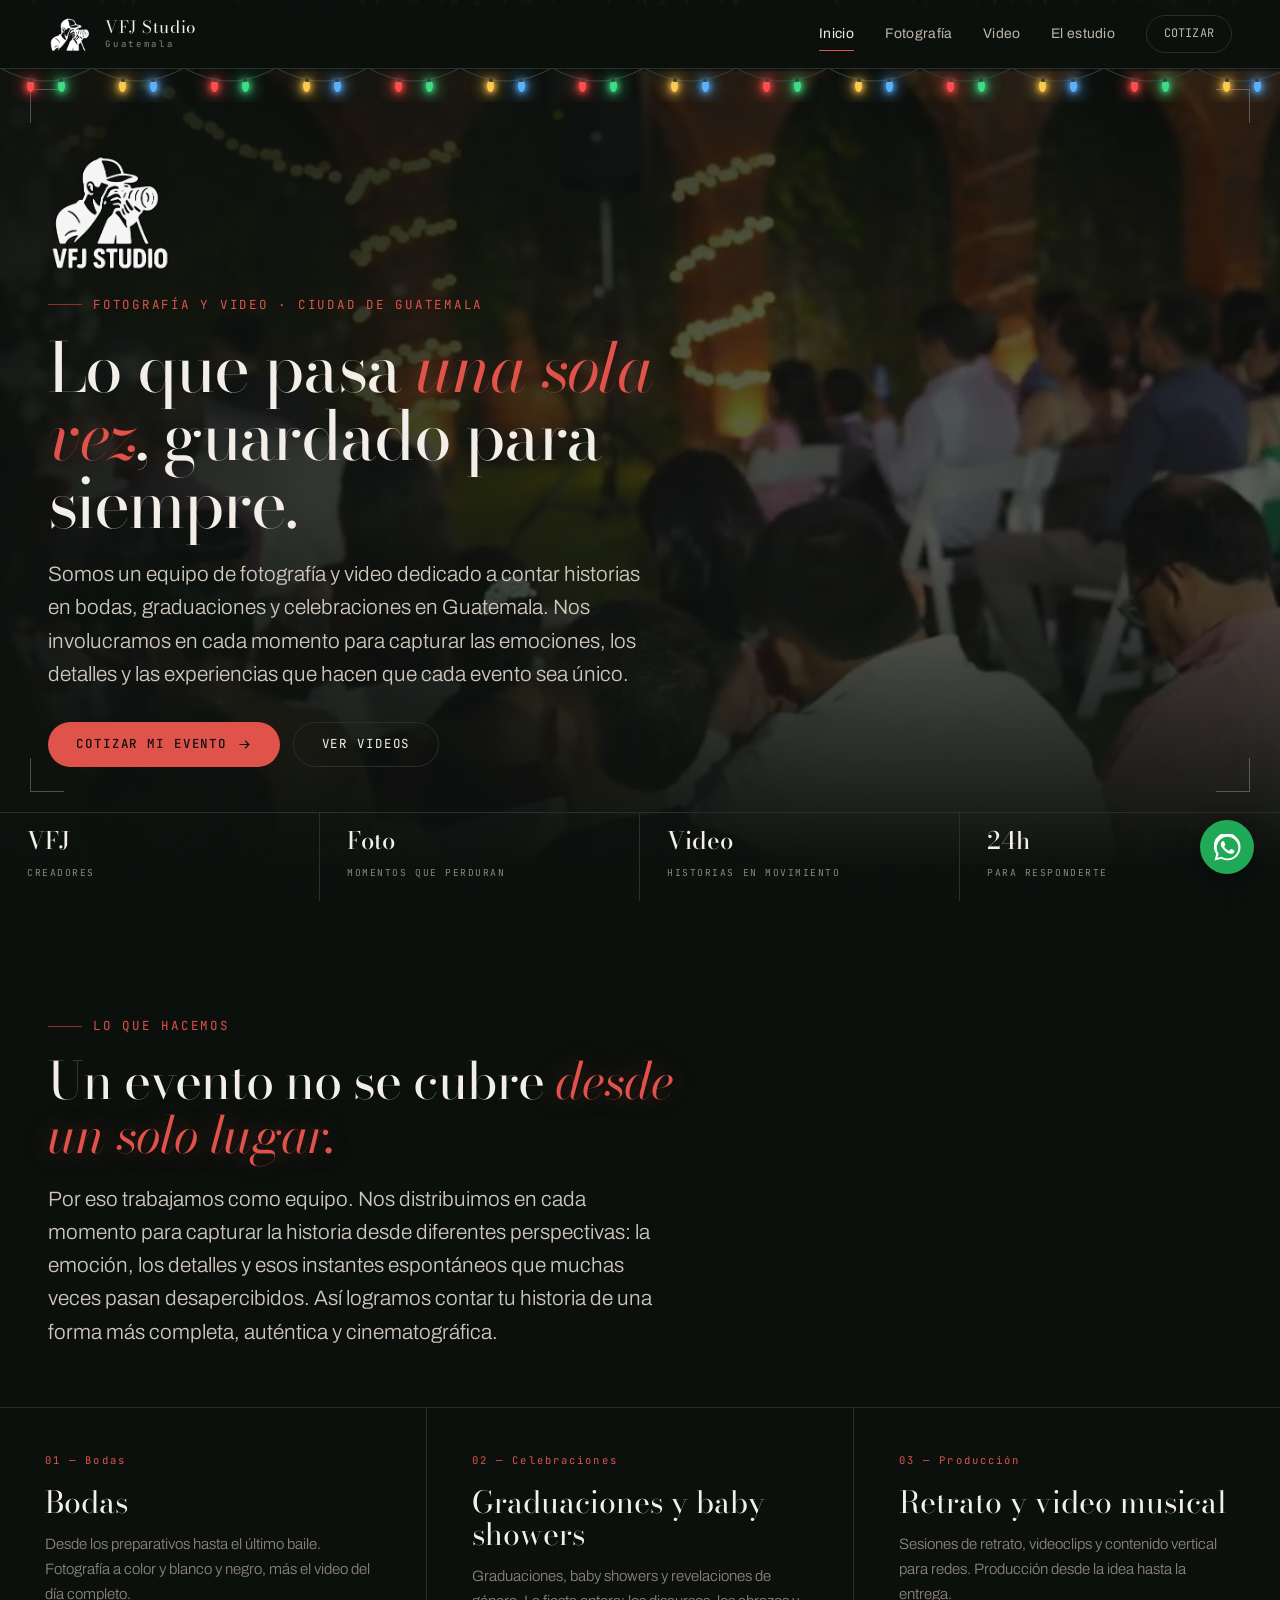
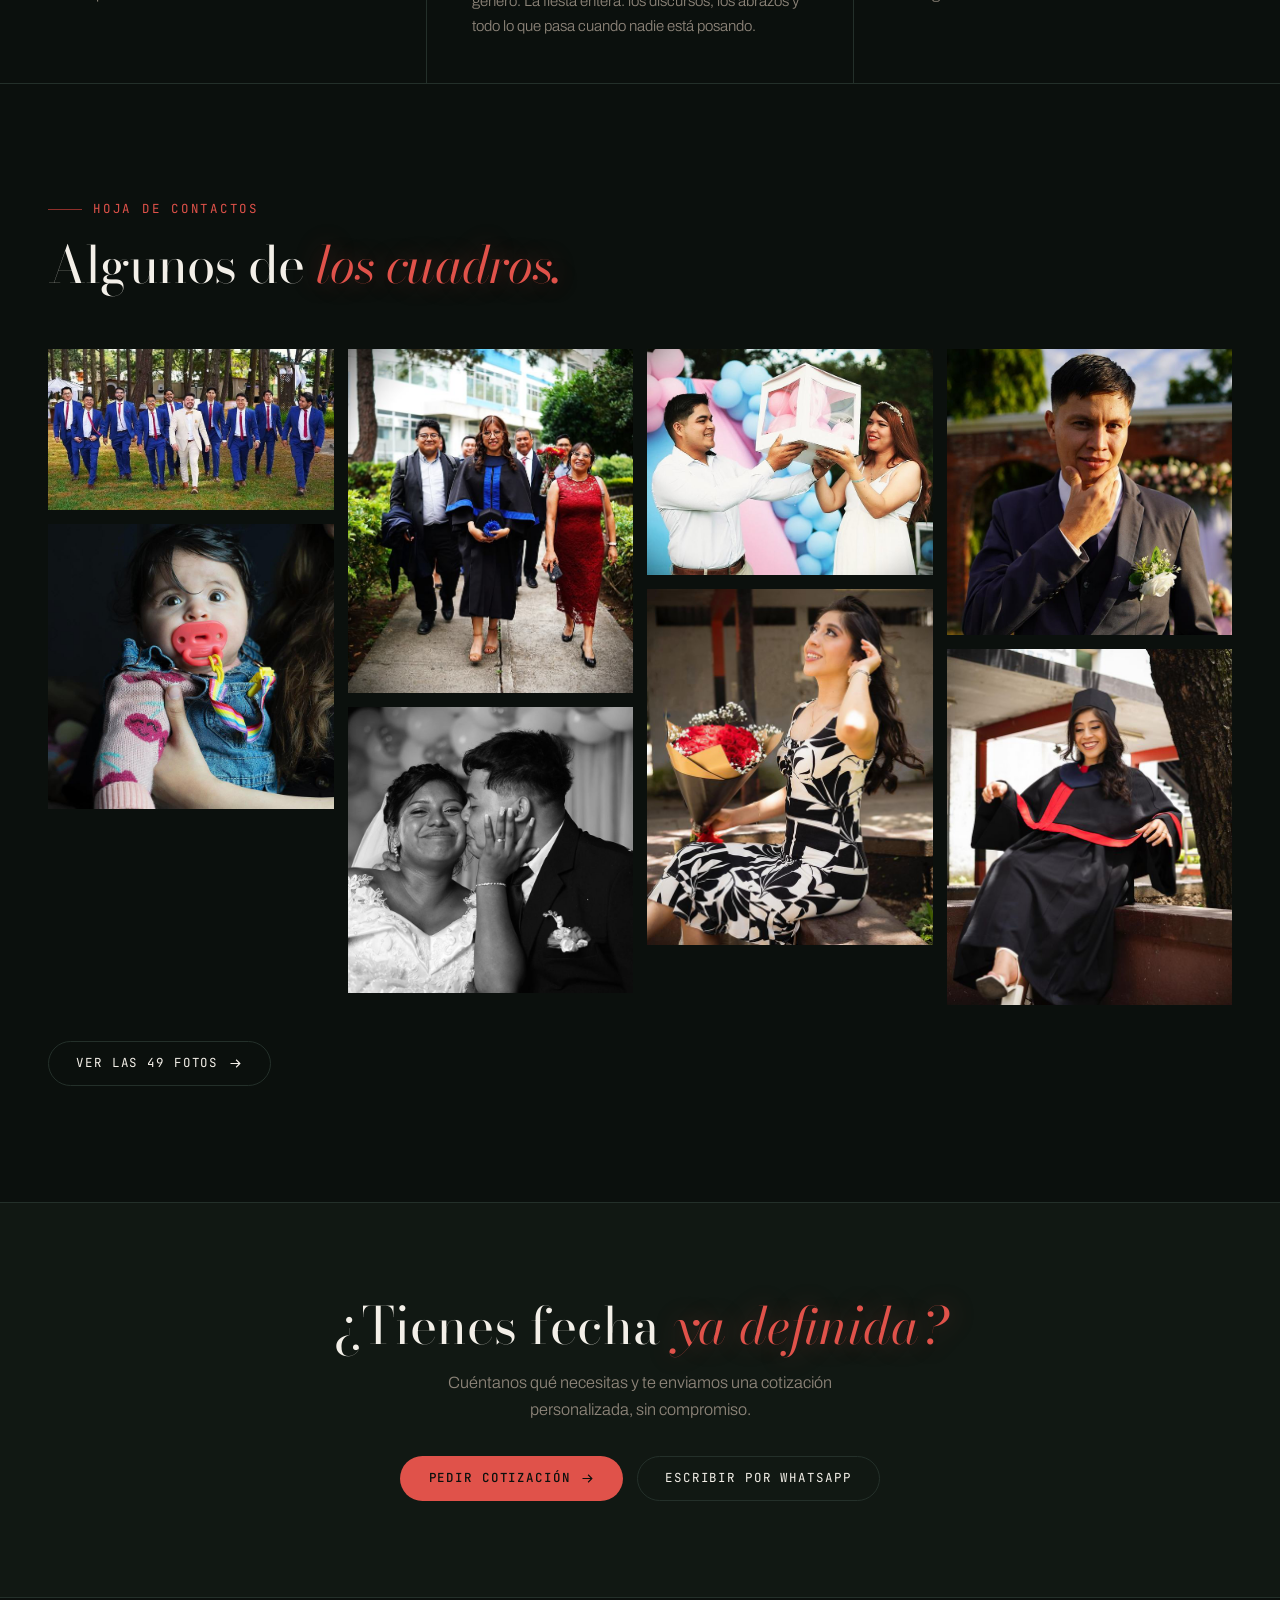
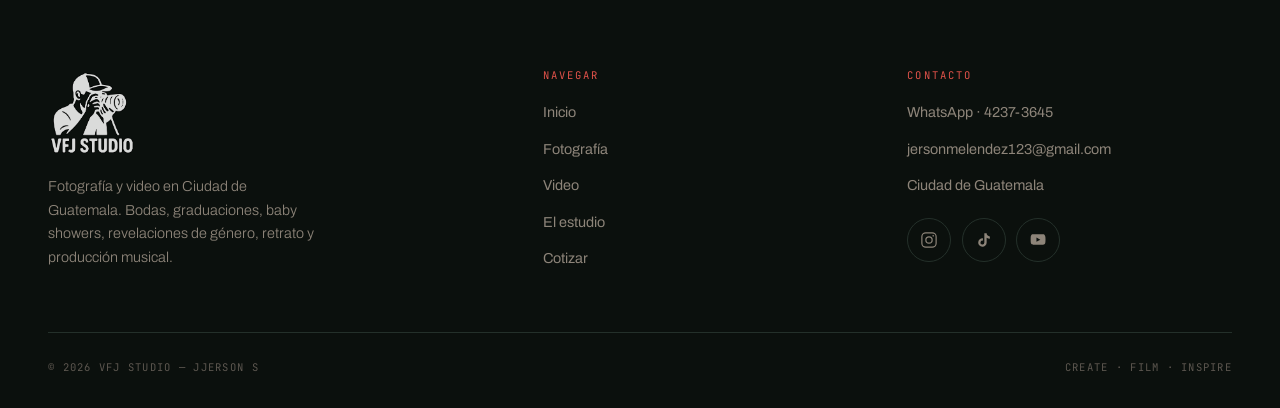
<file: index.html>
<!DOCTYPE html>
<html lang="es">
<head>
<meta charset="UTF-8">
<meta name="viewport" content="width=device-width, initial-scale=1">
<title>VFJ Studio — Fotografía y video en Guatemala</title>
<meta name="description" content="Estudio de fotografía y video en Ciudad de Guatemala. Bodas, graduaciones, baby showers, revelaciones de género y producción musical. Cotiza tu evento.">
<meta name="author" content="VFJ Studio">
<meta property="og:title" content="VFJ Studio — Fotografía y video en Guatemala">
<meta property="og:description" content="Estudio de fotografía y video en Ciudad de Guatemala. Bodas, graduaciones, baby showers, revelaciones de género y producción musical. Cotiza tu evento.">
<meta property="og:type" content="website">
<meta property="og:image" content="images/logo-lockup.png">
<meta property="og:locale" content="es_GT">
<meta name="theme-color" content="#0E0D0C">
<link rel="icon" href="favicon.png" type="image/png">
<link rel="preconnect" href="https://fonts.googleapis.com">
<link rel="preconnect" href="https://fonts.gstatic.com" crossorigin>
<link rel="stylesheet" href="css/style.css">
<link rel="stylesheet" href="css/temporada.css">
<script src="js/temporada.js"></script>
</head>
<body>
<a class="skip" href="#main">Saltar al contenido</a>

<header class="nav">
  <div class="container">
    <a href="index.html" class="brand" aria-label="VFJ Studio, inicio">
      <img src="images/logo-mark.png" alt="" aria-hidden="true">
      <span class="brand-txt">VFJ Studio<small>Guatemala</small></span>
    </a>
    <nav class="nav-links" id="navLinks" aria-label="Principal">
        <a href="index.html" class="active">Inicio</a>
        <a href="fotografia.html">Fotografía</a>
        <a href="video.html">Video</a>
        <a href="estudio.html">El estudio</a>
        <a href="contacto.html" class="nav-cta">Cotizar</a>
    </nav>
    <button class="nav-toggle" id="navToggle" aria-label="Abrir menú" aria-expanded="false" aria-controls="navLinks">
      <span></span><span></span><span></span>
    </button>
  </div>
</header>

<main id="main">

  <section class="hero">
    <div class="hero-media">
      <video src="previews/boda.mp4" poster="posters/boda.jpg" autoplay muted loop playsinline
             aria-hidden="true" tabindex="-1"></video>
    </div>
    <div class="hero-inner">
      <div class="hero-frame"><span></span><span></span><span></span><span></span></div>
      <div class="container">
        <img src="images/logo-lockup.png" alt="VFJ Studio" class="hero-logo">
        <p class="eyebrow">Fotografía y video · Ciudad de Guatemala</p>
        <h1>Lo que pasa <em>una sola vez</em>, guardado para siempre.</h1>
<p class="lead">Somos un equipo de fotografía y video dedicado a contar historias en bodas, graduaciones y celebraciones en Guatemala. Nos involucramos en cada momento para capturar las emociones, los detalles y las experiencias que hacen que cada evento sea único.</p>        <div class="cta-row">
          <a href="contacto.html" class="btn btn-primary">Cotizar mi evento <svg viewBox="0 0 24 24" fill="none" stroke="currentColor" stroke-width="1.8"><path d="M4 12h15M13 6l6 6-6 6"/></svg></a>
          <a href="video.html" class="btn btn-ghost">Ver videos</a>
        </div>
      </div>
    </div>
<div class="hero-strip">
  <div><b>VFJ</b><span>creadores</span></div>
  <div><b>Foto</b><span>momentos que perduran</span></div>
  <div><b>Video</b><span>historias en movimiento</span></div>
  <div><b>24h</b><span>para responderte</span></div>
</div>
  </section>

  <section class="section">
    <div class="container">
      <div class="section-head rv">
        <p class="eyebrow">Lo que hacemos</p>
        <h2>Un evento no se cubre <em>desde un solo lugar.</em></h2>
<p class="lead">Por eso trabajamos como equipo. Nos distribuimos en cada momento para capturar la historia desde diferentes perspectivas: la emoción, los detalles y esos instantes espontáneos que muchas veces pasan desapercibidos. Así logramos contar tu historia de una forma más completa, auténtica y cinematográfica.</p>      </div>
    </div>
    <div class="grid-3 rv">
      <div class="cell">
        <span class="cell-num">01 — Bodas</span>
        <h3>Bodas</h3>
        <p>Desde los preparativos hasta el último baile. Fotografía a color y blanco y negro, más el video del día completo.</p>
      </div>
      <div class="cell">
        <span class="cell-num">02 — Celebraciones</span>
        <h3>Graduaciones y baby showers</h3>
        <p>Graduaciones, baby showers y revelaciones de género. La fiesta entera: los discursos, los abrazos y todo lo que pasa cuando nadie está posando.</p>
      </div>
      <div class="cell">
        <span class="cell-num">03 — Producción</span>
        <h3>Retrato y video musical</h3>
        <p>Sesiones de retrato, videoclips y contenido vertical para redes. Producción desde la idea hasta la entrega.</p>
      </div>
    </div>
  </section>

  <section class="section" style="padding-top:0">
    <div class="container">
      <div class="section-head rv">
        <p class="eyebrow">Hoja de contactos</p>
        <h2>Algunos de <em>los cuadros.</em></h2>
      </div>
      <div class="sheet rv" style="columns:4">
        <figure class="frame"><img src="images/thumb/boda-01.jpg" alt="Boda — VFJ Studio" loading="lazy"><figcaption class="frame-tag"><i>FR.001</i> &nbsp;Boda</figcaption></figure>
        <figure class="frame"><img src="images/thumb/retrato-03.jpg" alt="Retrato — VFJ Studio" loading="lazy"><figcaption class="frame-tag"><i>FR.028</i> &nbsp;Retrato</figcaption></figure>
        <figure class="frame"><img src="images/thumb/graduacion-05.jpg" alt="Graduación — VFJ Studio" loading="lazy"><figcaption class="frame-tag"><i>FR.021</i> &nbsp;Graduación</figcaption></figure>
        <figure class="frame"><img src="images/thumb/boda-bn-02.jpg" alt="Boda en blanco y negro — VFJ Studio" loading="lazy"><figcaption class="frame-tag"><i>FR.015</i> &nbsp;Boda B/N</figcaption></figure>
        <figure class="frame"><img src="images/thumb/baby-shower-02.jpg" alt="Baby shower — VFJ Studio" loading="lazy"><figcaption class="frame-tag"><i>FR.031</i> &nbsp;Baby Shower</figcaption></figure>
        <figure class="frame"><img src="images/thumb/retrato-09.jpg" alt="Retrato — VFJ Studio" loading="lazy"><figcaption class="frame-tag"><i>FR.034</i> &nbsp;Retrato</figcaption></figure>
        <figure class="frame"><img src="images/thumb/boda-07.jpg" alt="Boda — VFJ Studio" loading="lazy"><figcaption class="frame-tag"><i>FR.007</i> &nbsp;Boda</figcaption></figure>
        <figure class="frame"><img src="images/thumb/graduacion-11.jpg" alt="Graduación — VFJ Studio" loading="lazy"><figcaption class="frame-tag"><i>FR.027</i> &nbsp;Graduación</figcaption></figure>
      </div>
      <div class="cta-row rv" style="margin-top:2.2rem">
        <a href="fotografia.html" class="btn btn-ghost">Ver las 49 fotos <svg viewBox="0 0 24 24" fill="none" stroke="currentColor" stroke-width="1.8"><path d="M4 12h15M13 6l6 6-6 6"/></svg></a>
      </div>
    </div>
  </section>

  <section class="band">
    <div class="container">
      <h2>¿Tienes fecha <em>ya definida?</em></h2>
     <p>Cuéntanos qué necesitas y te enviamos una cotización personalizada, sin compromiso.</p>
      <div class="cta-row">
        <a href="contacto.html" class="btn btn-primary">Pedir cotización <svg viewBox="0 0 24 24" fill="none" stroke="currentColor" stroke-width="1.8"><path d="M4 12h15M13 6l6 6-6 6"/></svg></a>
        <a href="https://wa.me/50242373645" target="_blank" rel="noopener" class="btn btn-ghost">Escribir por WhatsApp</a>
      </div>
    </div>
  </section>
</main>

<footer class="footer">
  <div class="container">
    <div class="footer-top">
      <div>
        <img src="images/logo-lockup.png" alt="VFJ Studio" class="f-logo">
        <p>Fotografía y video en Ciudad de Guatemala. Bodas, graduaciones, baby showers, revelaciones de género, retrato y producción musical.</p>
      </div>
      <div>
        <h4>Navegar</h4>
        <ul>
          <li><a href="index.html">Inicio</a></li>
          <li><a href="fotografia.html">Fotografía</a></li>
          <li><a href="video.html">Video</a></li>
          <li><a href="estudio.html">El estudio</a></li>
          <li><a href="contacto.html">Cotizar</a></li>
        </ul>
      </div>
      <div>
        <h4>Contacto</h4>
        <ul>
          <li><a href="https://wa.me/50242373645" target="_blank" rel="noopener">WhatsApp · 4237-3645</a></li>
          <li><a href="mailto:jersonmelendez123@gmail.com">jersonmelendez123@gmail.com</a></li>
          <li><span style="color:var(--muted);font-size:.9rem">Ciudad de Guatemala</span></li>
        </ul>
        <div class="socials" style="margin-top:1.2rem">
          <a class="social" href="https://www.instagram.com/vfj_studios_jjerson_s/" target="_blank" rel="noopener" aria-label="Instagram del estudio"><svg viewBox="0 0 24 24" fill="none" stroke="currentColor" stroke-width="1.6"><rect x="2.5" y="2.5" width="19" height="19" rx="5.2"/><circle cx="12" cy="12" r="4.2"/><circle cx="17.6" cy="6.4" r="1.1" fill="currentColor" stroke="none"/></svg></a>
          <a class="social" href="https://www.tiktok.com/@jjerson_s" target="_blank" rel="noopener" aria-label="TikTok"><svg viewBox="0 0 24 24" fill="currentColor"><path d="M16.6 5.82A4.28 4.28 0 0 1 15.54 3h-3.09v12.4a2.59 2.59 0 1 1-1.86-2.48v-3.1a5.64 5.64 0 1 0 4.95 5.6V9.01a7.35 7.35 0 0 0 4.29 1.37V7.3a4.29 4.29 0 0 1-3.23-1.48z"/></svg></a>
          <a class="social" href="https://www.youtube.com/@JJersonSalvador" target="_blank" rel="noopener" aria-label="YouTube"><svg viewBox="0 0 24 24" fill="currentColor"><path d="M21.6 7.2s-.2-1.4-.8-2c-.75-.8-1.6-.8-2-.85C16 4.2 12 4.2 12 4.2h-.02s-4 0-6.8.2c-.4.05-1.25.05-2 .85-.6.6-.8 2-.8 2S2.2 8.8 2.2 10.5v1.6c0 1.65.2 3.3.2 3.3s.2 1.4.8 2c.75.8 1.75.77 2.2.86 1.6.15 6.8.2 6.8.2s4 0 6.8-.21c.4-.05 1.25-.05 2-.85.6-.6.8-2 .8-2s.2-1.65.2-3.3v-1.6c0-1.65-.2-3.3-.2-3.3zM9.95 14.4V8.65l5.15 2.89-5.15 2.86z"/></svg></a>
        </div>
      </div>
    </div>
    <div class="footer-bot">
      <span>© <span id="year">2026</span> VFJ Studio — JJerson S</span>
      <span>Create · Film · Inspire</span>
    </div>
  </div>
</footer>

<a class="wa" href="https://wa.me/50242373645" target="_blank" rel="noopener" aria-label="Escribir por WhatsApp"><svg viewBox="0 0 24 24" fill="currentColor"><path d="M17.5 14.4c-.3-.15-1.77-.87-2.04-.97-.27-.1-.47-.15-.67.15-.2.3-.77.97-.94 1.17-.17.2-.35.22-.65.07-.3-.15-1.26-.46-2.4-1.48-.89-.79-1.49-1.77-1.66-2.07-.17-.3-.02-.46.13-.61.14-.14.3-.35.45-.53.15-.18.2-.3.3-.5.1-.2.05-.38-.02-.53-.08-.15-.67-1.61-.92-2.2-.24-.58-.49-.5-.67-.51h-.57c-.2 0-.52.07-.8.37-.27.3-1.04 1.02-1.04 2.48s1.07 2.88 1.22 3.08c.15.2 2.1 3.2 5.08 4.49.71.3 1.26.49 1.7.63.71.22 1.36.19 1.87.12.57-.09 1.77-.72 2.02-1.42.25-.7.25-1.3.17-1.42-.07-.13-.27-.2-.57-.35zM12.05 21.7h-.02a9.6 9.6 0 0 1-4.9-1.34l-.35-.21-3.64.96.97-3.55-.23-.36a9.6 9.6 0 0 1 14.9-11.9 9.55 9.55 0 0 1 2.81 6.79 9.62 9.62 0 0 1-9.54 9.61zM20.5 3.5A11.5 11.5 0 0 0 2.1 17.6L.5 23.5l6.04-1.58a11.5 11.5 0 0 0 5.5 1.4h.01c6.35 0 11.51-5.16 11.51-11.5A11.44 11.44 0 0 0 20.5 3.5z"/></svg></a>

<script src="js/main.js" defer></script>
</body>
</html>
</file>
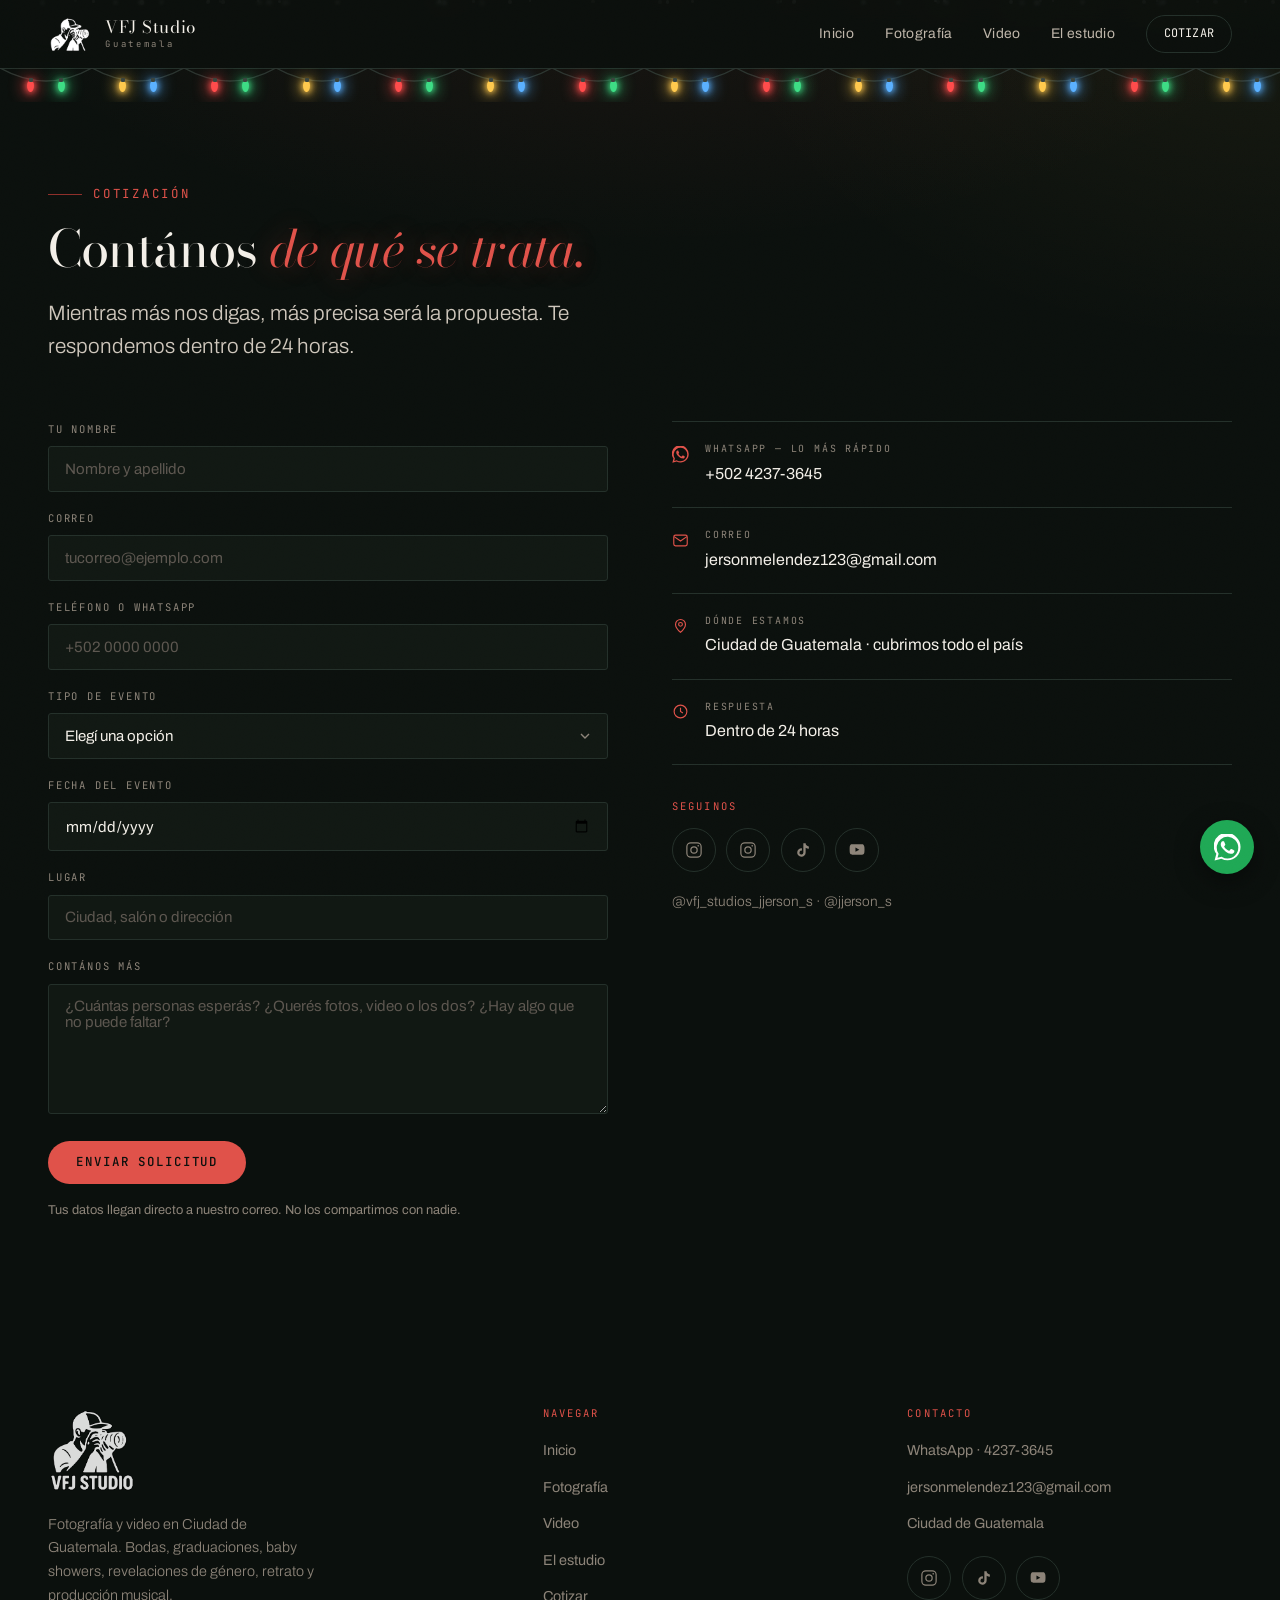
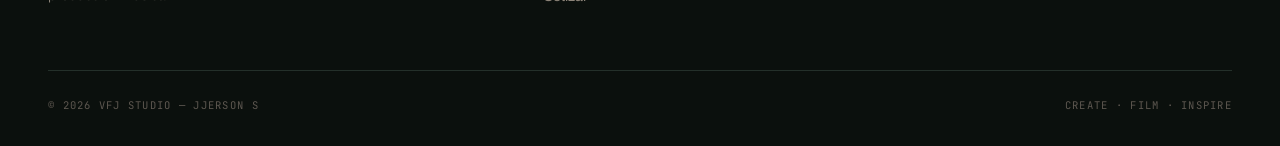
<file: contacto.html>
<!DOCTYPE html>
<html lang="es">
<head>
<meta charset="UTF-8">
<meta name="viewport" content="width=device-width, initial-scale=1">
<title>Cotizar — VFJ Studio</title>
<meta name="description" content="Pedí tu cotización de fotografía y video en Ciudad de Guatemala. Respondemos dentro de 24 horas.">
<meta name="author" content="VFJ Studio">
<meta property="og:title" content="Cotizar — VFJ Studio">
<meta property="og:description" content="Pedí tu cotización de fotografía y video en Ciudad de Guatemala. Respondemos dentro de 24 horas.">
<meta property="og:type" content="website">
<meta property="og:image" content="images/logo-lockup.png">
<meta property="og:locale" content="es_GT">
<meta name="theme-color" content="#0E0D0C">
<link rel="icon" href="favicon.png" type="image/png">
<link rel="preconnect" href="https://fonts.googleapis.com">
<link rel="preconnect" href="https://fonts.gstatic.com" crossorigin>
<link rel="stylesheet" href="css/style.css">
<link rel="stylesheet" href="css/temporada.css">
<script src="js/temporada.js"></script>
</head>
<body>
<a class="skip" href="#main">Saltar al contenido</a>

<header class="nav">
  <div class="container">
    <a href="index.html" class="brand" aria-label="VFJ Studio, inicio">
      <img src="images/logo-mark.png" alt="" aria-hidden="true">
      <span class="brand-txt">VFJ Studio<small>Guatemala</small></span>
    </a>
    <nav class="nav-links" id="navLinks" aria-label="Principal">
        <a href="index.html">Inicio</a>
        <a href="fotografia.html">Fotografía</a>
        <a href="video.html">Video</a>
        <a href="estudio.html">El estudio</a>
        <a href="contacto.html" class="nav-cta active">Cotizar</a>
    </nav>
    <button class="nav-toggle" id="navToggle" aria-label="Abrir menú" aria-expanded="false" aria-controls="navLinks">
      <span></span><span></span><span></span>
    </button>
  </div>
</header>

<main id="main">

  <section class="section">
    <div class="container">
      <div class="section-head rv">
        <p class="eyebrow">Cotización</p>
        <h2>Contános <em>de qué se trata.</em></h2>
        <p class="lead">Mientras más nos digas, más precisa será la propuesta. Te respondemos dentro de 24 horas.</p>
      </div>

      <div class="contact-grid">
        <form id="quoteForm" class="rv" novalidate>
          <input type="hidden" name="access_key" value="9cb48c8a-9f19-465c-8e5c-bfab0f3216c3">
          <input type="hidden" name="subject" value="Nueva solicitud de cotización — VFJ Studio">
          <input type="hidden" name="from_name" value="Sitio web VFJ Studio">
          <input type="hidden" name="replyto" value="email">
          <input type="checkbox" name="botcheck" class="hp" tabindex="-1" autocomplete="off">

          <div class="field">
            <label for="f-nombre">Tu nombre</label>
            <input id="f-nombre" type="text" name="name" required placeholder="Nombre y apellido">
          </div>
          <div class="field">
            <label for="f-mail">Correo</label>
            <input id="f-mail" type="email" name="email" required placeholder="tucorreo@ejemplo.com">
          </div>
          <div class="field">
            <label for="f-tel">Teléfono o WhatsApp</label>
            <input id="f-tel" type="tel" name="telefono" placeholder="+502 0000 0000">
          </div>
          <div class="field">
            <label for="f-tipo">Tipo de evento</label>
            <select id="f-tipo" name="tipo_de_evento" required>
              <option value="">Elegí una opción</option>
              <option>Boda</option>
              <option>Graduación</option>
              <option>Baby shower</option>
              <option>Revelación de género</option>
              <option>Cumpleaños</option>
              <option>Sesión de retrato</option>
              <option>Video musical / videoclip</option>
              <option>Contenido para redes</option>
              <option>Otro</option>
            </select>
          </div>
          <div class="field">
            <label for="f-fecha">Fecha del evento</label>
            <input id="f-fecha" type="date" name="fecha">
          </div>
          <div class="field">
            <label for="f-lugar">Lugar</label>
            <input id="f-lugar" type="text" name="lugar" placeholder="Ciudad, salón o dirección">
          </div>
          <div class="field">
            <label for="f-msg">Contános más</label>
            <textarea id="f-msg" name="message" required placeholder="¿Cuántas personas esperás? ¿Querés fotos, video o los dos? ¿Hay algo que no puede faltar?"></textarea>
          </div>

          <button type="submit" class="btn btn-primary">Enviar solicitud</button>
          <div class="form-msg" id="formMsg" role="status" aria-live="polite"></div>
          <p class="form-note">Tus datos llegan directo a nuestro correo. No los compartimos con nadie.</p>
        </form>

        <aside class="rv">
          <div class="contact-line">
            <svg viewBox="0 0 24 24" fill="currentColor"><path d="M17.5 14.4c-.3-.15-1.77-.87-2.04-.97-.27-.1-.47-.15-.67.15-.2.3-.77.97-.94 1.17-.17.2-.35.22-.65.07-.3-.15-1.26-.46-2.4-1.48-.89-.79-1.49-1.77-1.66-2.07-.17-.3-.02-.46.13-.61.14-.14.3-.35.45-.53.15-.18.2-.3.3-.5.1-.2.05-.38-.02-.53-.08-.15-.67-1.61-.92-2.2-.24-.58-.49-.5-.67-.51h-.57c-.2 0-.52.07-.8.37-.27.3-1.04 1.02-1.04 2.48s1.07 2.88 1.22 3.08c.15.2 2.1 3.2 5.08 4.49.71.3 1.26.49 1.7.63.71.22 1.36.19 1.87.12.57-.09 1.77-.72 2.02-1.42.25-.7.25-1.3.17-1.42-.07-.13-.27-.2-.57-.35zM12.05 21.7h-.02a9.6 9.6 0 0 1-4.9-1.34l-.35-.21-3.64.96.97-3.55-.23-.36a9.6 9.6 0 0 1 14.9-11.9 9.55 9.55 0 0 1 2.81 6.79 9.62 9.62 0 0 1-9.54 9.61zM20.5 3.5A11.5 11.5 0 0 0 2.1 17.6L.5 23.5l6.04-1.58a11.5 11.5 0 0 0 5.5 1.4h.01c6.35 0 11.51-5.16 11.51-11.5A11.44 11.44 0 0 0 20.5 3.5z"/></svg>
            <div><span class="k">WhatsApp — lo más rápido</span>
            <a class="v" href="https://wa.me/50242373645" target="_blank" rel="noopener">+502 4237-3645</a></div>
          </div>
          <div class="contact-line">
            <svg viewBox="0 0 24 24" fill="none" stroke="currentColor" stroke-width="1.6"><rect x="2.5" y="4.5" width="19" height="15" rx="2.4"/><path d="M3 6.5l9 6.2 9-6.2"/></svg>
            <div><span class="k">Correo</span>
            <a class="v" href="mailto:jersonmelendez123@gmail.com">jersonmelendez123@gmail.com</a></div>
          </div>
          <div class="contact-line">
            <svg viewBox="0 0 24 24" fill="none" stroke="currentColor" stroke-width="1.6"><path d="M12 21.5s7-5.9 7-11a7 7 0 1 0-14 0c0 5.1 7 11 7 11z"/><circle cx="12" cy="10.4" r="2.7"/></svg>
            <div><span class="k">Dónde estamos</span>
            <span class="v">Ciudad de Guatemala · cubrimos todo el país</span></div>
          </div>
          <div class="contact-line">
            <svg viewBox="0 0 24 24" fill="none" stroke="currentColor" stroke-width="1.6"><circle cx="12" cy="12" r="9"/><path d="M12 6.8V12l3.4 2"/></svg>
            <div><span class="k">Respuesta</span>
            <span class="v">Dentro de 24 horas</span></div>
          </div>

          <h4 style="font-family:var(--mono);font-size:.66rem;letter-spacing:.2em;text-transform:uppercase;color:var(--brass);margin:2.2rem 0 1rem">Seguinos</h4>
          <div class="socials">
            <a class="social" href="https://www.instagram.com/vfj_studios_jjerson_s/" target="_blank" rel="noopener" aria-label="Instagram del estudio"><svg viewBox="0 0 24 24" fill="none" stroke="currentColor" stroke-width="1.6"><rect x="2.5" y="2.5" width="19" height="19" rx="5.2"/><circle cx="12" cy="12" r="4.2"/><circle cx="17.6" cy="6.4" r="1.1" fill="currentColor" stroke="none"/></svg></a>
            <a class="social" href="https://www.instagram.com/jjerson_s/" target="_blank" rel="noopener" aria-label="Instagram personal"><svg viewBox="0 0 24 24" fill="none" stroke="currentColor" stroke-width="1.6"><rect x="2.5" y="2.5" width="19" height="19" rx="5.2"/><circle cx="12" cy="12" r="4.2"/><circle cx="17.6" cy="6.4" r="1.1" fill="currentColor" stroke="none"/></svg></a>
            <a class="social" href="https://www.tiktok.com/@jjerson_s" target="_blank" rel="noopener" aria-label="TikTok"><svg viewBox="0 0 24 24" fill="currentColor"><path d="M16.6 5.82A4.28 4.28 0 0 1 15.54 3h-3.09v12.4a2.59 2.59 0 1 1-1.86-2.48v-3.1a5.64 5.64 0 1 0 4.95 5.6V9.01a7.35 7.35 0 0 0 4.29 1.37V7.3a4.29 4.29 0 0 1-3.23-1.48z"/></svg></a>
            <a class="social" href="https://www.youtube.com/@JJersonSalvador" target="_blank" rel="noopener" aria-label="YouTube"><svg viewBox="0 0 24 24" fill="currentColor"><path d="M21.6 7.2s-.2-1.4-.8-2c-.75-.8-1.6-.8-2-.85C16 4.2 12 4.2 12 4.2h-.02s-4 0-6.8.2c-.4.05-1.25.05-2 .85-.6.6-.8 2-.8 2S2.2 8.8 2.2 10.5v1.6c0 1.65.2 3.3.2 3.3s.2 1.4.8 2c.75.8 1.75.77 2.2.86 1.6.15 6.8.2 6.8.2s4 0 6.8-.21c.4-.05 1.25-.05 2-.85.6-.6.8-2 .8-2s.2-1.65.2-3.3v-1.6c0-1.65-.2-3.3-.2-3.3zM9.95 14.4V8.65l5.15 2.89-5.15 2.86z"/></svg></a>
          </div>
          <p style="color:var(--muted);font-size:.86rem;font-weight:300;margin-top:1.2rem">
            @vfj_studios_jjerson_s · @jjerson_s
          </p>
        </aside>
      </div>
    </div>
  </section>
</main>

<footer class="footer">
  <div class="container">
    <div class="footer-top">
      <div>
        <img src="images/logo-lockup.png" alt="VFJ Studio" class="f-logo">
        <p>Fotografía y video en Ciudad de Guatemala. Bodas, graduaciones, baby showers, revelaciones de género, retrato y producción musical.</p>
      </div>
      <div>
        <h4>Navegar</h4>
        <ul>
          <li><a href="index.html">Inicio</a></li>
          <li><a href="fotografia.html">Fotografía</a></li>
          <li><a href="video.html">Video</a></li>
          <li><a href="estudio.html">El estudio</a></li>
          <li><a href="contacto.html">Cotizar</a></li>
        </ul>
      </div>
      <div>
        <h4>Contacto</h4>
        <ul>
          <li><a href="https://wa.me/50242373645" target="_blank" rel="noopener">WhatsApp · 4237-3645</a></li>
          <li><a href="mailto:jersonmelendez123@gmail.com">jersonmelendez123@gmail.com</a></li>
          <li><span style="color:var(--muted);font-size:.9rem">Ciudad de Guatemala</span></li>
        </ul>
        <div class="socials" style="margin-top:1.2rem">
          <a class="social" href="https://www.instagram.com/vfj_studios_jjerson_s/" target="_blank" rel="noopener" aria-label="Instagram del estudio"><svg viewBox="0 0 24 24" fill="none" stroke="currentColor" stroke-width="1.6"><rect x="2.5" y="2.5" width="19" height="19" rx="5.2"/><circle cx="12" cy="12" r="4.2"/><circle cx="17.6" cy="6.4" r="1.1" fill="currentColor" stroke="none"/></svg></a>
          <a class="social" href="https://www.tiktok.com/@jjerson_s" target="_blank" rel="noopener" aria-label="TikTok"><svg viewBox="0 0 24 24" fill="currentColor"><path d="M16.6 5.82A4.28 4.28 0 0 1 15.54 3h-3.09v12.4a2.59 2.59 0 1 1-1.86-2.48v-3.1a5.64 5.64 0 1 0 4.95 5.6V9.01a7.35 7.35 0 0 0 4.29 1.37V7.3a4.29 4.29 0 0 1-3.23-1.48z"/></svg></a>
          <a class="social" href="https://www.youtube.com/@JJersonSalvador" target="_blank" rel="noopener" aria-label="YouTube"><svg viewBox="0 0 24 24" fill="currentColor"><path d="M21.6 7.2s-.2-1.4-.8-2c-.75-.8-1.6-.8-2-.85C16 4.2 12 4.2 12 4.2h-.02s-4 0-6.8.2c-.4.05-1.25.05-2 .85-.6.6-.8 2-.8 2S2.2 8.8 2.2 10.5v1.6c0 1.65.2 3.3.2 3.3s.2 1.4.8 2c.75.8 1.75.77 2.2.86 1.6.15 6.8.2 6.8.2s4 0 6.8-.21c.4-.05 1.25-.05 2-.85.6-.6.8-2 .8-2s.2-1.65.2-3.3v-1.6c0-1.65-.2-3.3-.2-3.3zM9.95 14.4V8.65l5.15 2.89-5.15 2.86z"/></svg></a>
        </div>
      </div>
    </div>
    <div class="footer-bot">
      <span>© <span id="year">2026</span> VFJ Studio — JJerson S</span>
      <span>Create · Film · Inspire</span>
    </div>
  </div>
</footer>

<a class="wa" href="https://wa.me/50242373645" target="_blank" rel="noopener" aria-label="Escribir por WhatsApp"><svg viewBox="0 0 24 24" fill="currentColor"><path d="M17.5 14.4c-.3-.15-1.77-.87-2.04-.97-.27-.1-.47-.15-.67.15-.2.3-.77.97-.94 1.17-.17.2-.35.22-.65.07-.3-.15-1.26-.46-2.4-1.48-.89-.79-1.49-1.77-1.66-2.07-.17-.3-.02-.46.13-.61.14-.14.3-.35.45-.53.15-.18.2-.3.3-.5.1-.2.05-.38-.02-.53-.08-.15-.67-1.61-.92-2.2-.24-.58-.49-.5-.67-.51h-.57c-.2 0-.52.07-.8.37-.27.3-1.04 1.02-1.04 2.48s1.07 2.88 1.22 3.08c.15.2 2.1 3.2 5.08 4.49.71.3 1.26.49 1.7.63.71.22 1.36.19 1.87.12.57-.09 1.77-.72 2.02-1.42.25-.7.25-1.3.17-1.42-.07-.13-.27-.2-.57-.35zM12.05 21.7h-.02a9.6 9.6 0 0 1-4.9-1.34l-.35-.21-3.64.96.97-3.55-.23-.36a9.6 9.6 0 0 1 14.9-11.9 9.55 9.55 0 0 1 2.81 6.79 9.62 9.62 0 0 1-9.54 9.61zM20.5 3.5A11.5 11.5 0 0 0 2.1 17.6L.5 23.5l6.04-1.58a11.5 11.5 0 0 0 5.5 1.4h.01c6.35 0 11.51-5.16 11.51-11.5A11.44 11.44 0 0 0 20.5 3.5z"/></svg></a>

<script src="js/main.js" defer></script>
</body>
</html>
</file>
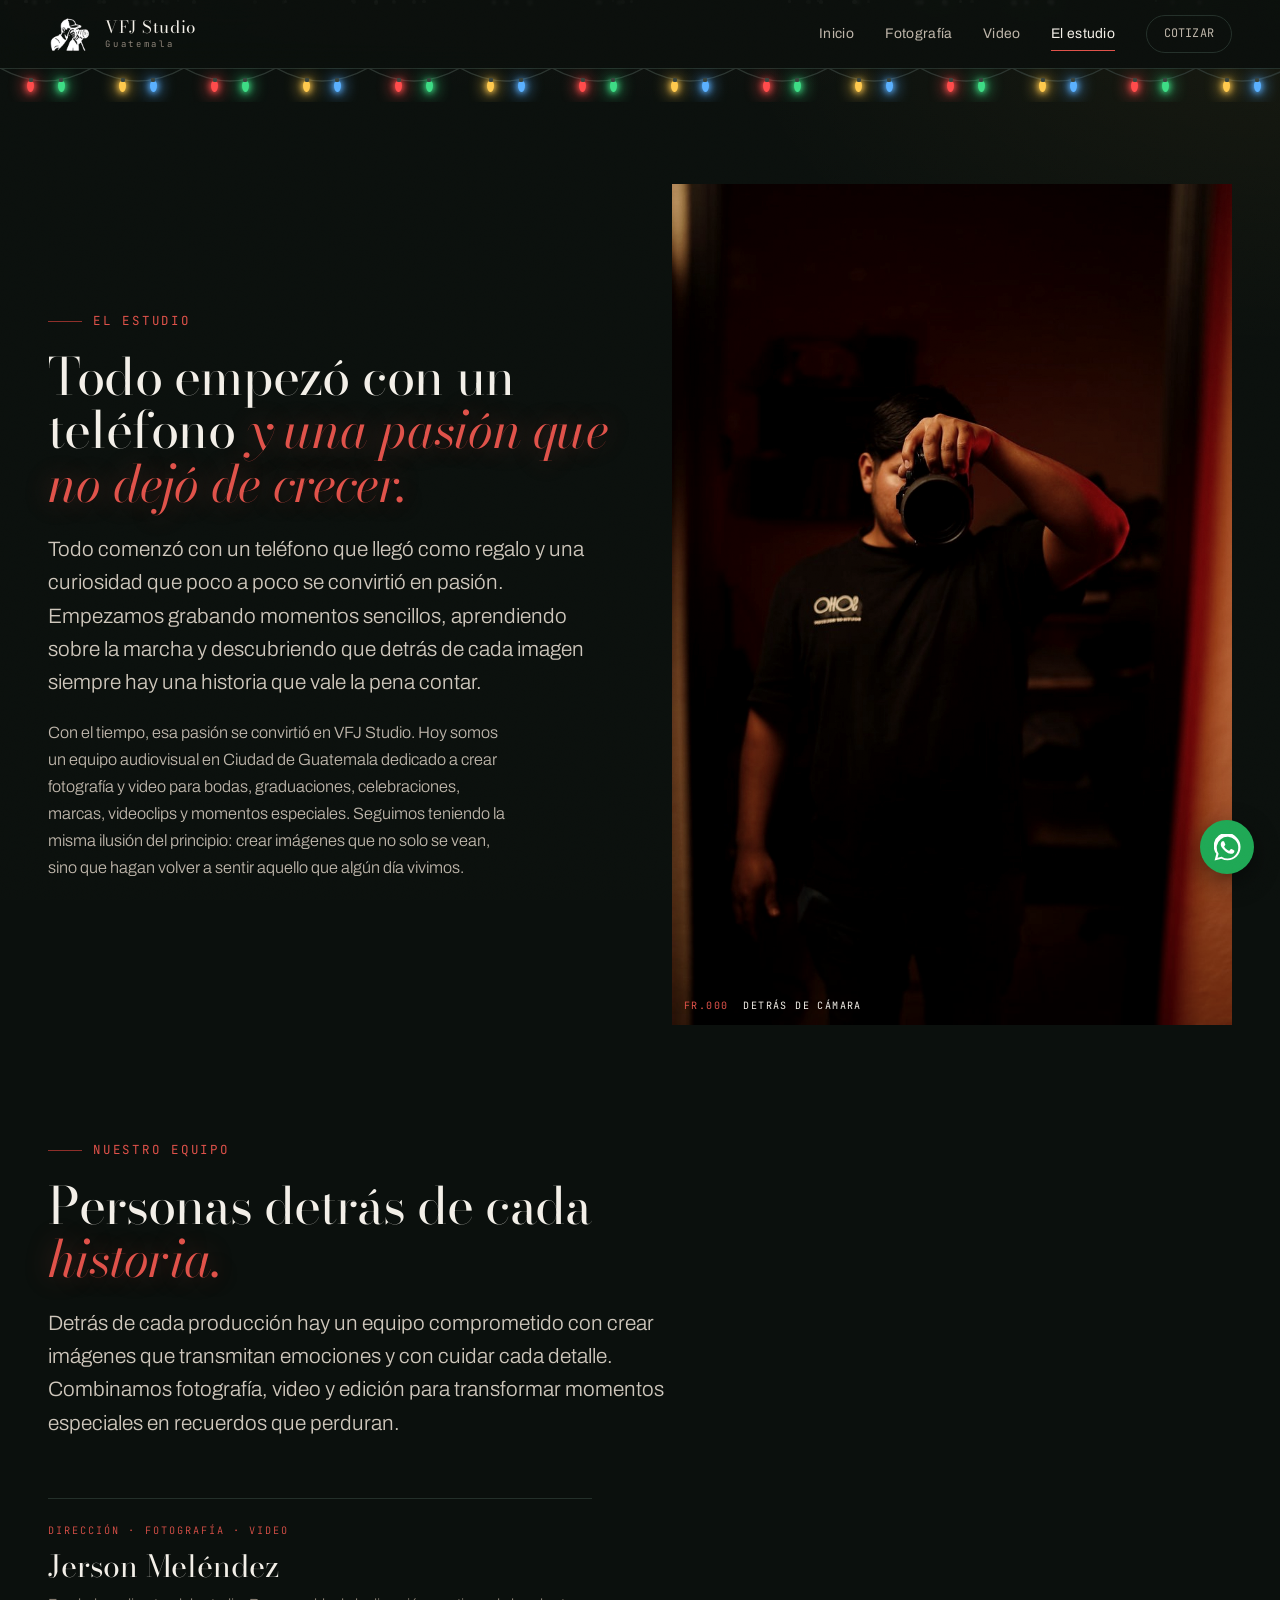
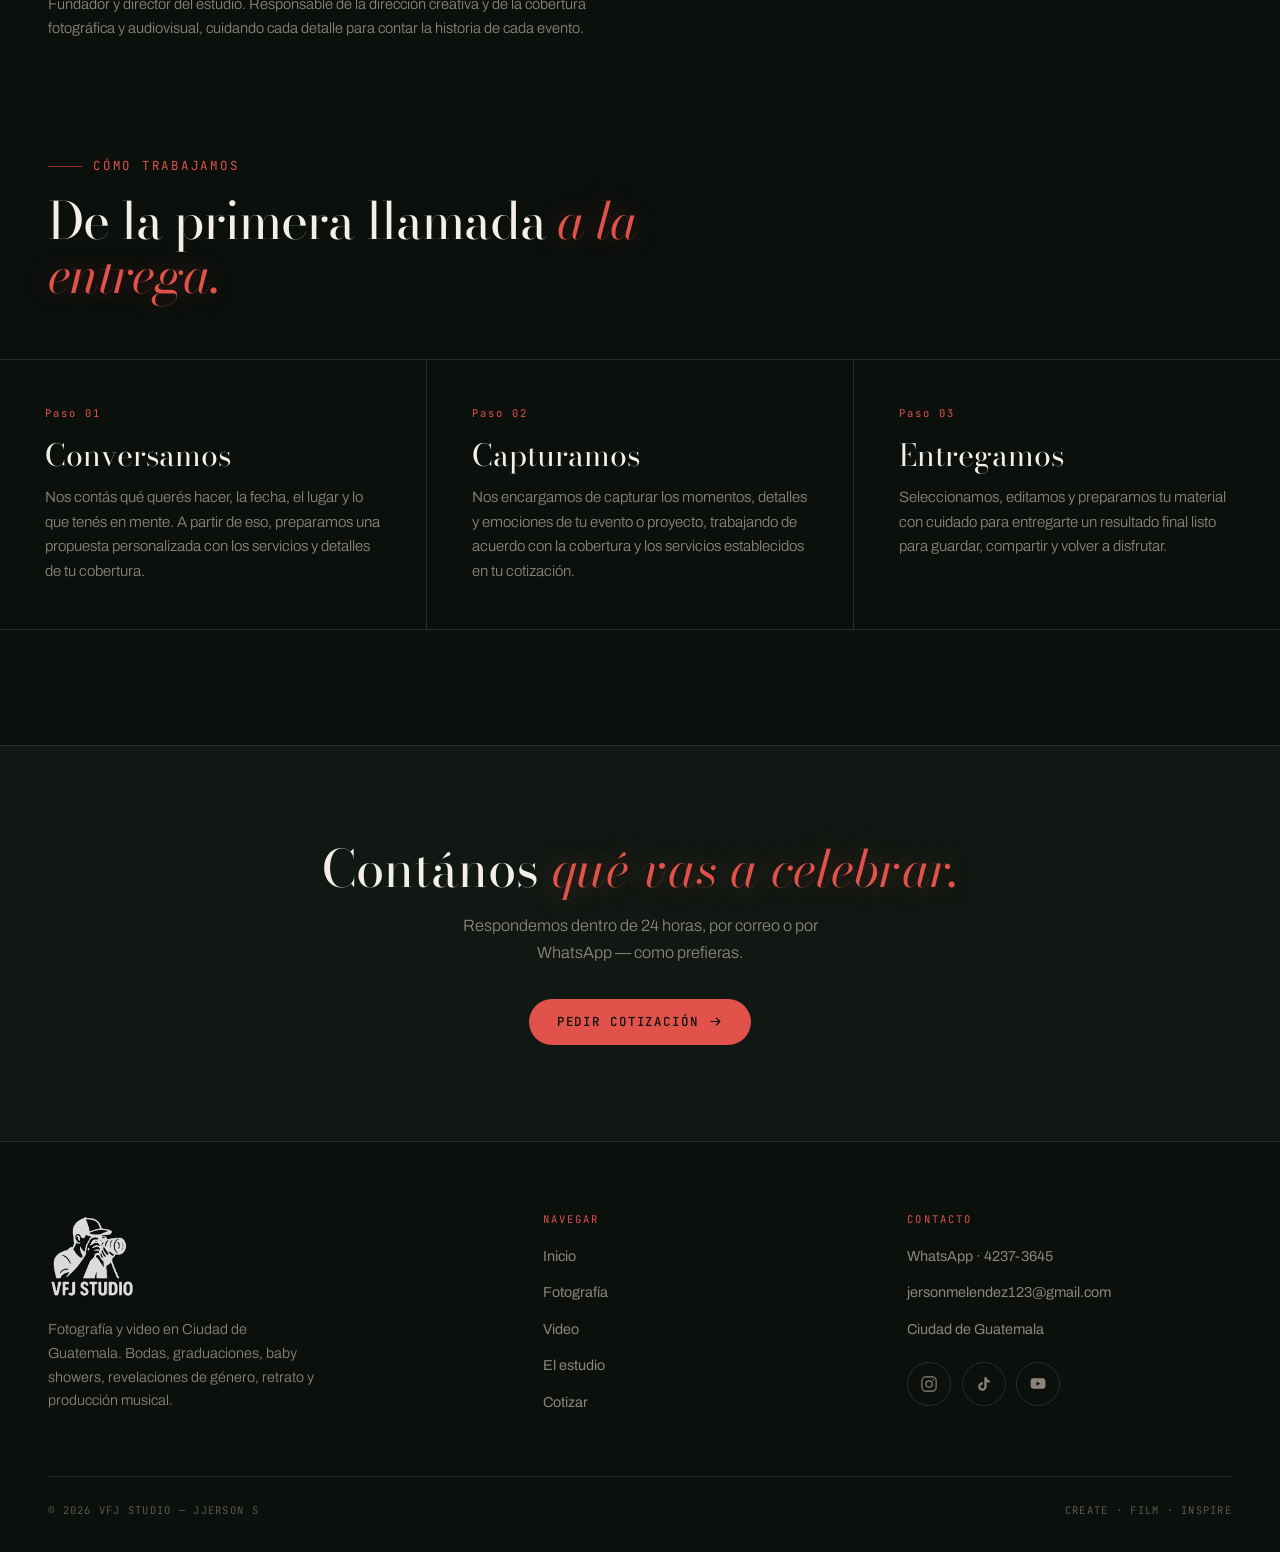
<file: estudio.html>
<!DOCTYPE html>
<html lang="es">
<head>
<meta charset="UTF-8">
<meta name="viewport" content="width=device-width, initial-scale=1">
<title>El estudio — VFJ Studio</title>
<meta name="description" content="VFJ Studio es un estudio de fotografía y video en Ciudad de Guatemala. Conocé nuestra historia y cómo trabajamos.">
<meta name="author" content="VFJ Studio">
<meta property="og:title" content="El estudio — VFJ Studio">
<meta property="og:description" content="VFJ Studio es un estudio de fotografía y video en Ciudad de Guatemala. Conocé nuestra historia y cómo trabajamos.">
<meta property="og:type" content="website">
<meta property="og:image" content="images/logo-lockup.png">
<meta property="og:locale" content="es_GT">
<meta name="theme-color" content="#0E0D0C">
<link rel="icon" href="favicon.png" type="image/png">
<link rel="preconnect" href="https://fonts.googleapis.com">
<link rel="preconnect" href="https://fonts.gstatic.com" crossorigin>
<link rel="stylesheet" href="css/style.css">
<link rel="stylesheet" href="css/temporada.css">
<script src="js/temporada.js"></script>
</head>
<body>
<a class="skip" href="#main">Saltar al contenido</a>

<header class="nav">
  <div class="container">
    <a href="index.html" class="brand" aria-label="VFJ Studio, inicio">
      <img src="images/logo-mark.png" alt="" aria-hidden="true">
      <span class="brand-txt">VFJ Studio<small>Guatemala</small></span>
    </a>
    <nav class="nav-links" id="navLinks" aria-label="Principal">
        <a href="index.html">Inicio</a>
        <a href="fotografia.html">Fotografía</a>
        <a href="video.html">Video</a>
        <a href="estudio.html" class="active">El estudio</a>
        <a href="contacto.html" class="nav-cta">Cotizar</a>
    </nav>
    <button class="nav-toggle" id="navToggle" aria-label="Abrir menú" aria-expanded="false" aria-controls="navLinks">
      <span></span><span></span><span></span>
    </button>
  </div>
</header>

<main id="main">

<section class="section">
  <div class="container">
    <div class="about-split">
      <div class="rv">
        <p class="eyebrow">El estudio</p>
        <h2 class="display" style="margin-bottom:1.4rem">
          Todo empezó con un teléfono <em>y una pasión que no dejó de crecer.</em>
        </h2>
        <p class="lead" style="margin-bottom:1.3rem">
          Todo comenzó con un teléfono que llegó como regalo y una curiosidad que poco a poco se convirtió en pasión. Empezamos grabando momentos sencillos, aprendiendo sobre la marcha y descubriendo que detrás de cada imagen siempre hay una historia que vale la pena contar.
        </p>
        <p style="color:#BFB6AB;font-weight:300;max-width:52ch">
          Con el tiempo, esa pasión se convirtió en VFJ Studio. Hoy somos un equipo audiovisual en Ciudad de Guatemala dedicado a crear fotografía y video para bodas, graduaciones, celebraciones, marcas, videoclips y momentos especiales. Seguimos teniendo la misma ilusión del principio: crear imágenes que no solo se vean, sino que hagan volver a sentir aquello que algún día vivimos.
        </p>
      </div>

      <div class="about-img rv">
        <img src="images/perfil.jpg" alt="VFJ Studio en el trabajo">
        <span class="frame-tag"><i>FR.000</i> &nbsp;Detrás de cámara</span>
      </div>
    </div>
  </div>
</section>

<section class="section" style="padding-top:0">
  <div class="container">
    <div class="section-head rv">
      <p class="eyebrow">Nuestro equipo</p>
      <h2>Personas detrás de cada <em>historia.</em></h2>
      <p class="lead">
        Detrás de cada producción hay un equipo comprometido con crear imágenes que transmitan emociones y con cuidar cada detalle. Combinamos fotografía, video y edición para transformar momentos especiales en recuerdos que perduran.
      </p>
    </div>

    <div class="team solo rv">
      <div class="member">
        <p class="rol">Dirección · Fotografía · Video</p>
        <h3>Jerson Meléndez</h3>
        <p>
          Fundador y director del estudio. Responsable de la dirección creativa y de la cobertura fotográfica y audiovisual, cuidando cada detalle para contar la historia de cada evento.
        </p>
      </div>
    </div>
  </div>
</section>


 <section class="section" style="padding-top:0">
  <div class="container">
    <div class="section-head rv">
      <p class="eyebrow">Cómo trabajamos</p>
      <h2>De la primera llamada <em>a la entrega.</em></h2>
    </div>
  </div>

  <div class="grid-3 rv">
    <div class="cell">
      <span class="cell-num">Paso 01</span>
      <h3>Conversamos</h3>
      <p>Nos contás qué querés hacer, la fecha, el lugar y lo que tenés en mente. A partir de eso, preparamos una propuesta personalizada con los servicios y detalles de tu cobertura.</p>
    </div>

    <div class="cell">
      <span class="cell-num">Paso 02</span>
      <h3>Capturamos</h3>
      <p>Nos encargamos de capturar los momentos, detalles y emociones de tu evento o proyecto, trabajando de acuerdo con la cobertura y los servicios establecidos en tu cotización.</p>
    </div>

    <div class="cell">
      <span class="cell-num">Paso 03</span>
      <h3>Entregamos</h3>
      <p>Seleccionamos, editamos y preparamos tu material con cuidado para entregarte un resultado final listo para guardar, compartir y volver a disfrutar.</p>
    </div>
  </div>
</section>

  <section class="band">
    <div class="container">
      <h2>Contános <em>qué vas a celebrar.</em></h2>
      <p>Respondemos dentro de 24 horas, por correo o por WhatsApp — como prefieras.</p>
      <div class="cta-row"><a href="contacto.html" class="btn btn-primary">Pedir cotización <svg viewBox="0 0 24 24" fill="none" stroke="currentColor" stroke-width="1.8"><path d="M4 12h15M13 6l6 6-6 6"/></svg></a></div>
    </div>
  </section>
</main>

<footer class="footer">
  <div class="container">
    <div class="footer-top">
      <div>
        <img src="images/logo-lockup.png" alt="VFJ Studio" class="f-logo">
        <p>Fotografía y video en Ciudad de Guatemala. Bodas, graduaciones, baby showers, revelaciones de género, retrato y producción musical.</p>
      </div>
      <div>
        <h4>Navegar</h4>
        <ul>
          <li><a href="index.html">Inicio</a></li>
          <li><a href="fotografia.html">Fotografía</a></li>
          <li><a href="video.html">Video</a></li>
          <li><a href="estudio.html">El estudio</a></li>
          <li><a href="contacto.html">Cotizar</a></li>
        </ul>
      </div>
      <div>
        <h4>Contacto</h4>
        <ul>
          <li><a href="https://wa.me/50242373645" target="_blank" rel="noopener">WhatsApp · 4237-3645</a></li>
          <li><a href="mailto:jersonmelendez123@gmail.com">jersonmelendez123@gmail.com</a></li>
          <li><span style="color:var(--muted);font-size:.9rem">Ciudad de Guatemala</span></li>
        </ul>
        <div class="socials" style="margin-top:1.2rem">
          <a class="social" href="https://www.instagram.com/vfj_studios_jjerson_s/" target="_blank" rel="noopener" aria-label="Instagram del estudio"><svg viewBox="0 0 24 24" fill="none" stroke="currentColor" stroke-width="1.6"><rect x="2.5" y="2.5" width="19" height="19" rx="5.2"/><circle cx="12" cy="12" r="4.2"/><circle cx="17.6" cy="6.4" r="1.1" fill="currentColor" stroke="none"/></svg></a>
          <a class="social" href="https://www.tiktok.com/@jjerson_s" target="_blank" rel="noopener" aria-label="TikTok"><svg viewBox="0 0 24 24" fill="currentColor"><path d="M16.6 5.82A4.28 4.28 0 0 1 15.54 3h-3.09v12.4a2.59 2.59 0 1 1-1.86-2.48v-3.1a5.64 5.64 0 1 0 4.95 5.6V9.01a7.35 7.35 0 0 0 4.29 1.37V7.3a4.29 4.29 0 0 1-3.23-1.48z"/></svg></a>
          <a class="social" href="https://www.youtube.com/@JJersonSalvador" target="_blank" rel="noopener" aria-label="YouTube"><svg viewBox="0 0 24 24" fill="currentColor"><path d="M21.6 7.2s-.2-1.4-.8-2c-.75-.8-1.6-.8-2-.85C16 4.2 12 4.2 12 4.2h-.02s-4 0-6.8.2c-.4.05-1.25.05-2 .85-.6.6-.8 2-.8 2S2.2 8.8 2.2 10.5v1.6c0 1.65.2 3.3.2 3.3s.2 1.4.8 2c.75.8 1.75.77 2.2.86 1.6.15 6.8.2 6.8.2s4 0 6.8-.21c.4-.05 1.25-.05 2-.85.6-.6.8-2 .8-2s.2-1.65.2-3.3v-1.6c0-1.65-.2-3.3-.2-3.3zM9.95 14.4V8.65l5.15 2.89-5.15 2.86z"/></svg></a>
        </div>
      </div>
    </div>
    <div class="footer-bot">
      <span>© <span id="year">2026</span> VFJ Studio — JJerson S</span>
      <span>Create · Film · Inspire</span>
    </div>
  </div>
</footer>

<a class="wa" href="https://wa.me/50242373645" target="_blank" rel="noopener" aria-label="Escribir por WhatsApp"><svg viewBox="0 0 24 24" fill="currentColor"><path d="M17.5 14.4c-.3-.15-1.77-.87-2.04-.97-.27-.1-.47-.15-.67.15-.2.3-.77.97-.94 1.17-.17.2-.35.22-.65.07-.3-.15-1.26-.46-2.4-1.48-.89-.79-1.49-1.77-1.66-2.07-.17-.3-.02-.46.13-.61.14-.14.3-.35.45-.53.15-.18.2-.3.3-.5.1-.2.05-.38-.02-.53-.08-.15-.67-1.61-.92-2.2-.24-.58-.49-.5-.67-.51h-.57c-.2 0-.52.07-.8.37-.27.3-1.04 1.02-1.04 2.48s1.07 2.88 1.22 3.08c.15.2 2.1 3.2 5.08 4.49.71.3 1.26.49 1.7.63.71.22 1.36.19 1.87.12.57-.09 1.77-.72 2.02-1.42.25-.7.25-1.3.17-1.42-.07-.13-.27-.2-.57-.35zM12.05 21.7h-.02a9.6 9.6 0 0 1-4.9-1.34l-.35-.21-3.64.96.97-3.55-.23-.36a9.6 9.6 0 0 1 14.9-11.9 9.55 9.55 0 0 1 2.81 6.79 9.62 9.62 0 0 1-9.54 9.61zM20.5 3.5A11.5 11.5 0 0 0 2.1 17.6L.5 23.5l6.04-1.58a11.5 11.5 0 0 0 5.5 1.4h.01c6.35 0 11.51-5.16 11.51-11.5A11.44 11.44 0 0 0 20.5 3.5z"/></svg></a>

<script src="js/main.js" defer></script>
</body>
</html>
</file>
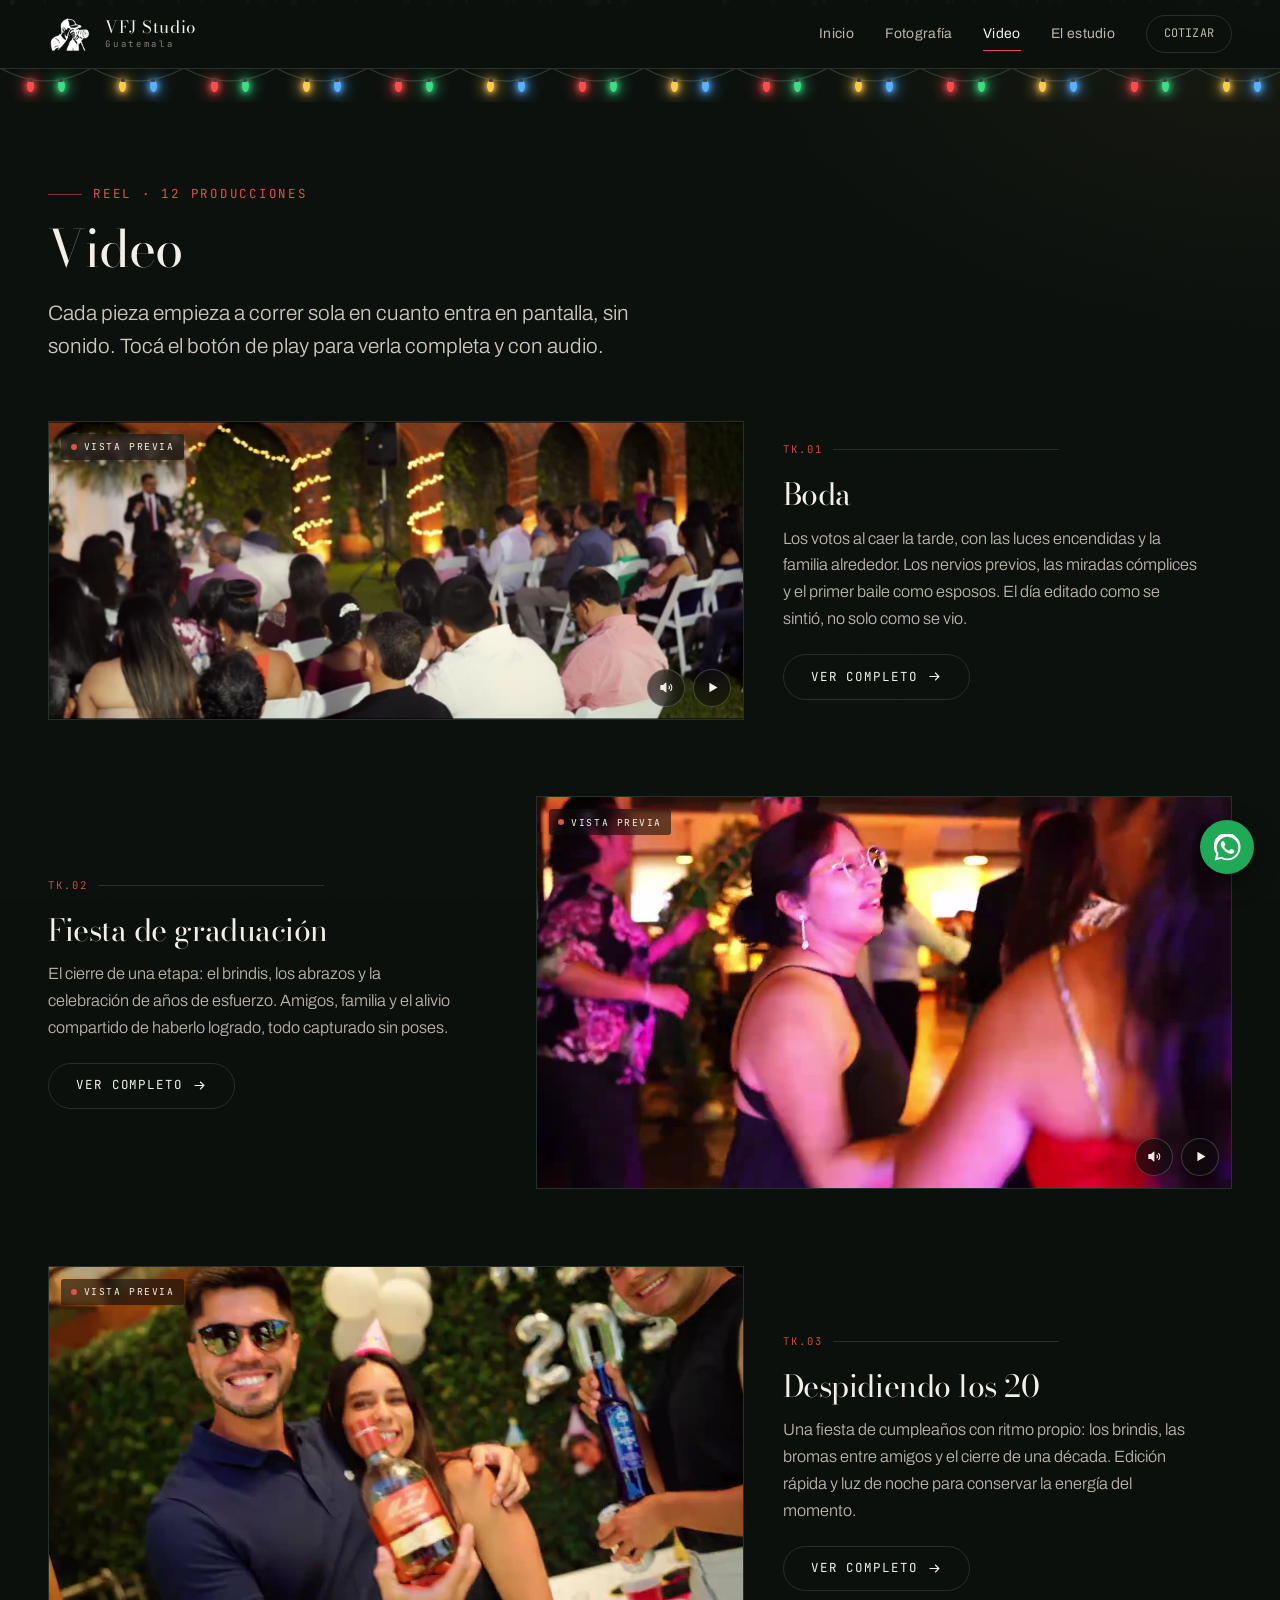
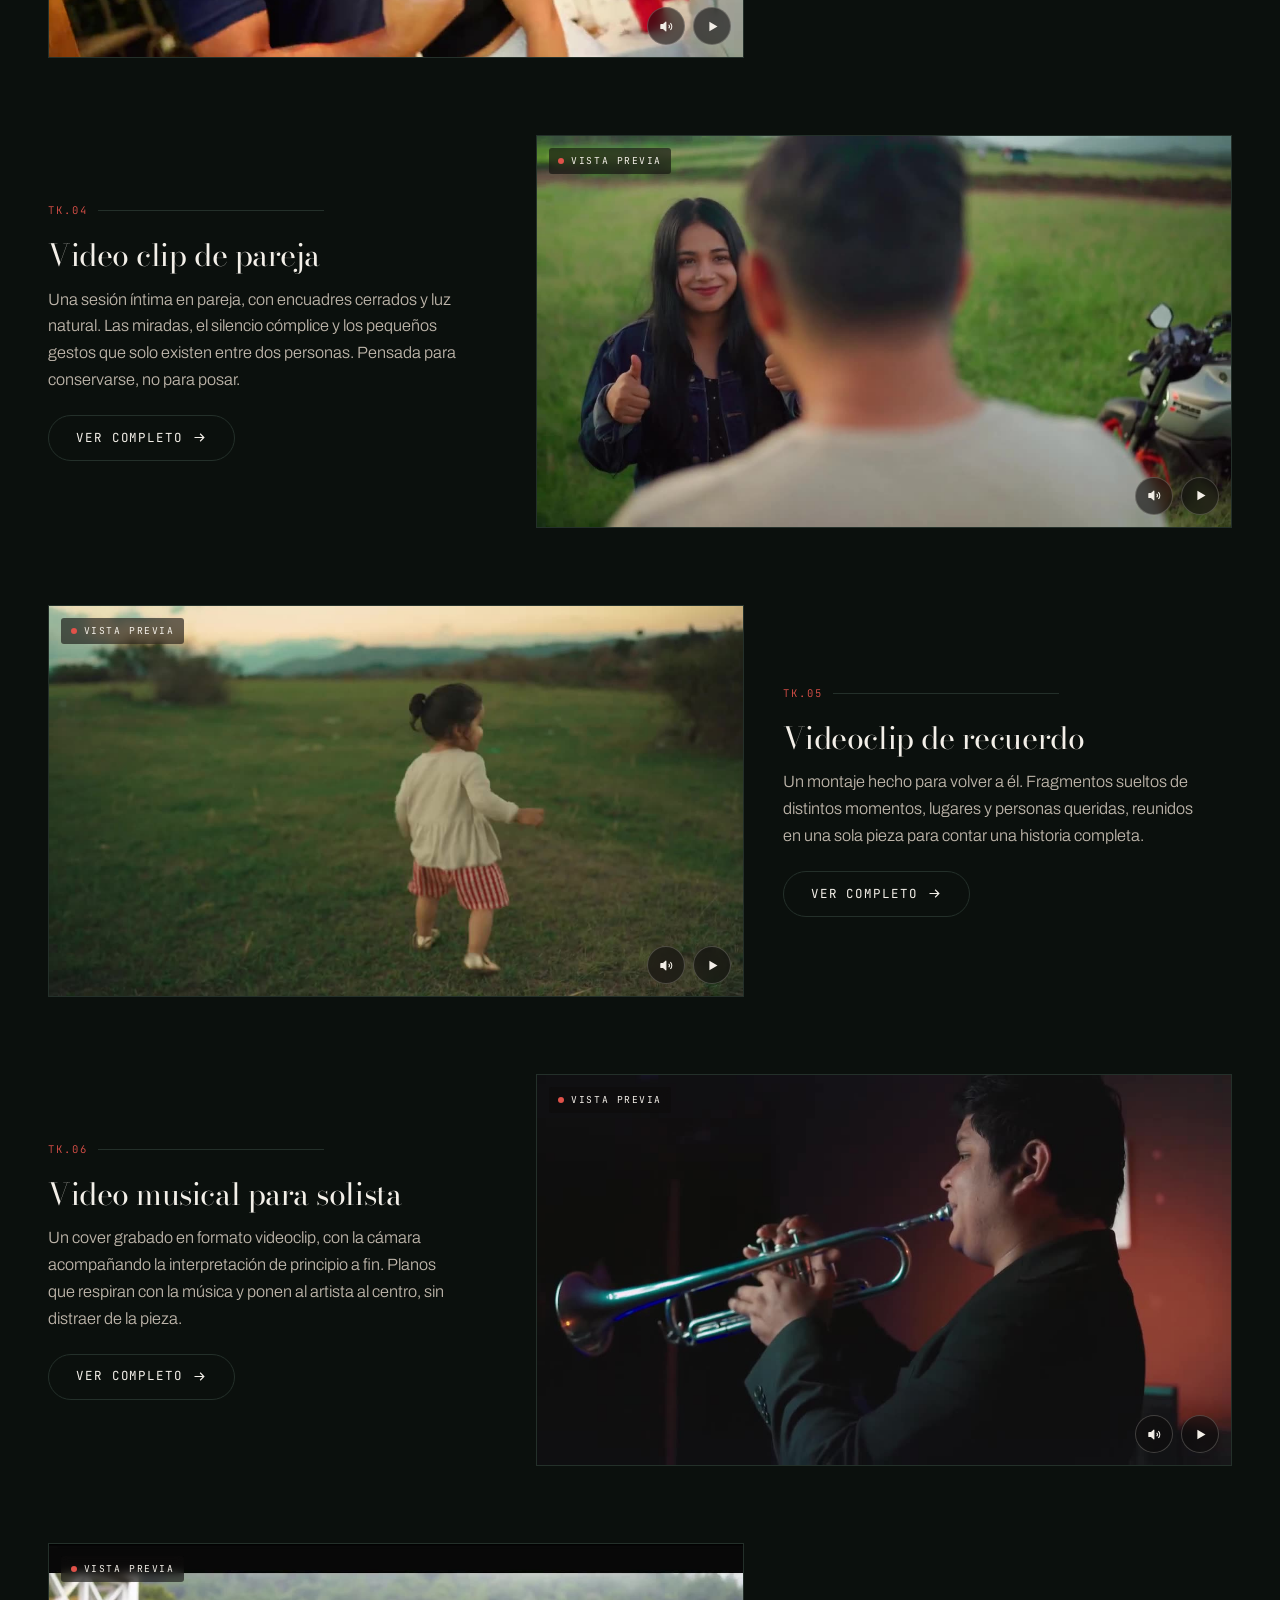
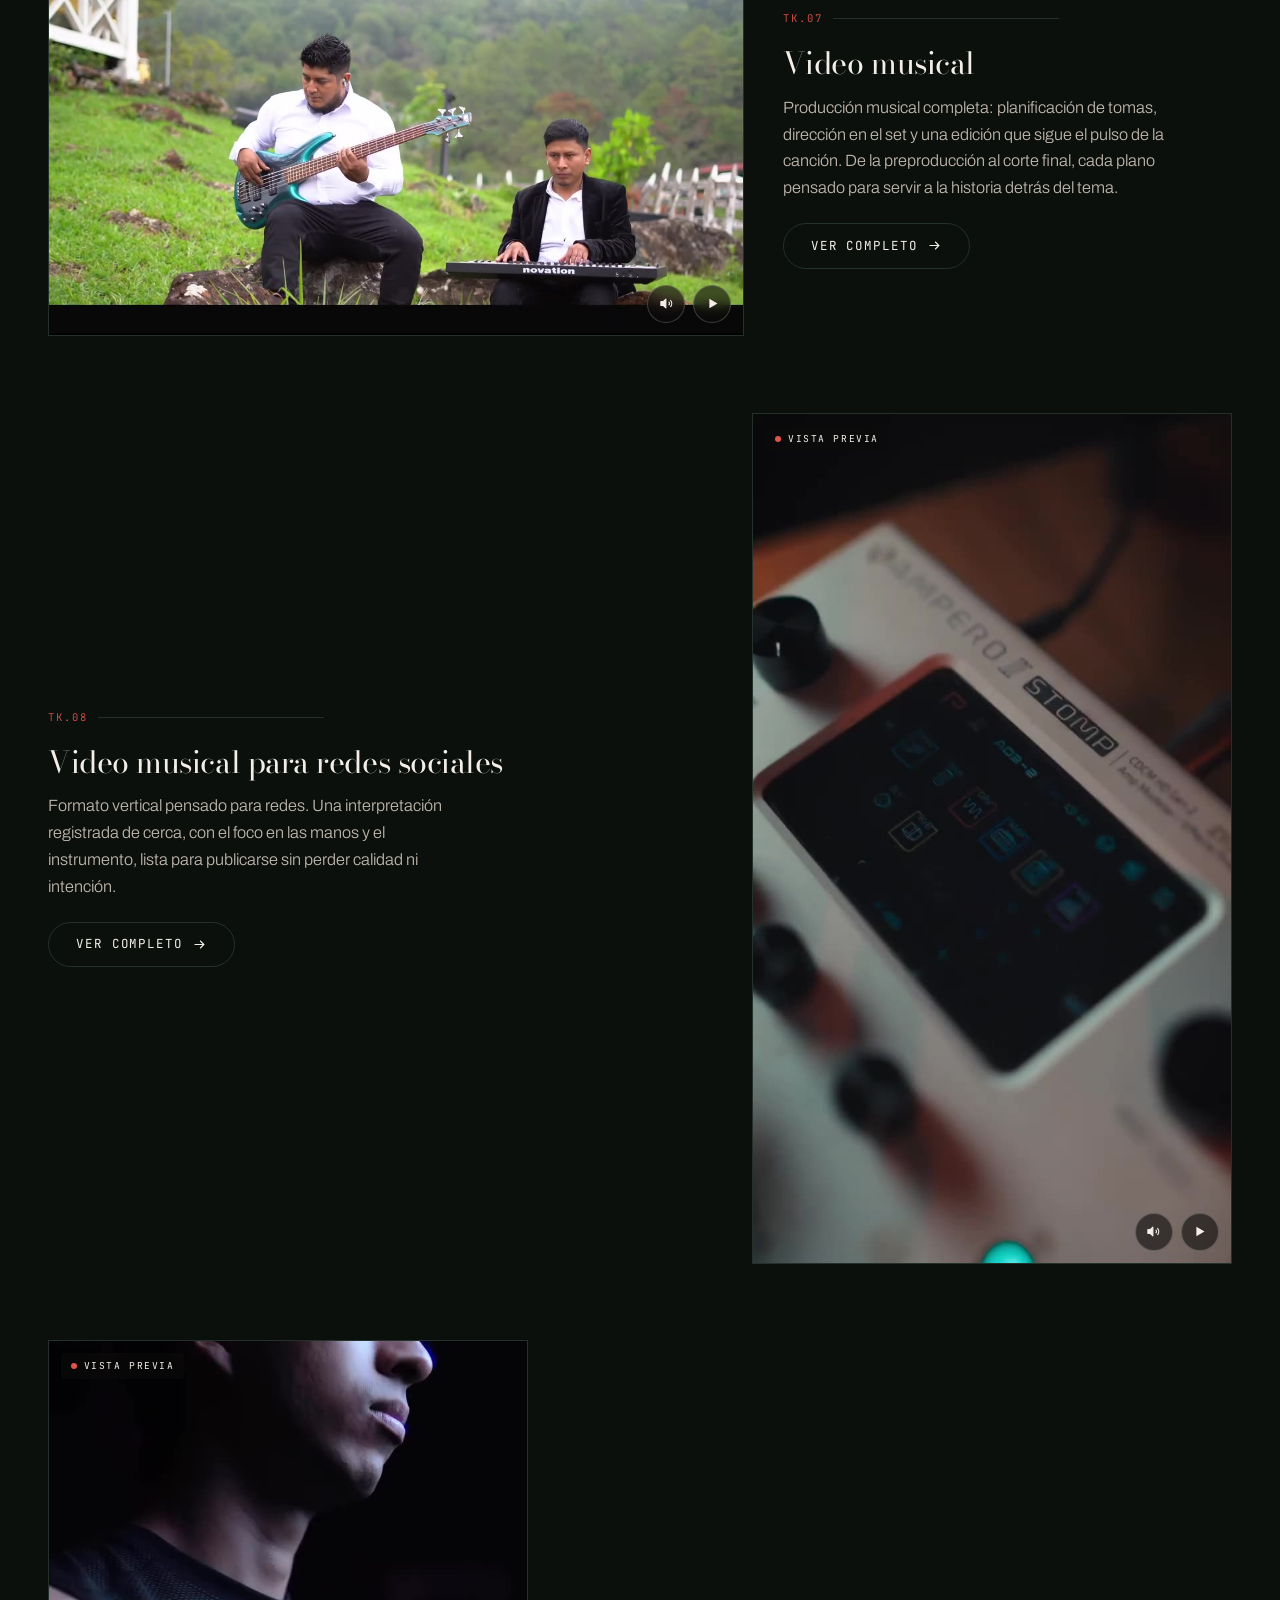
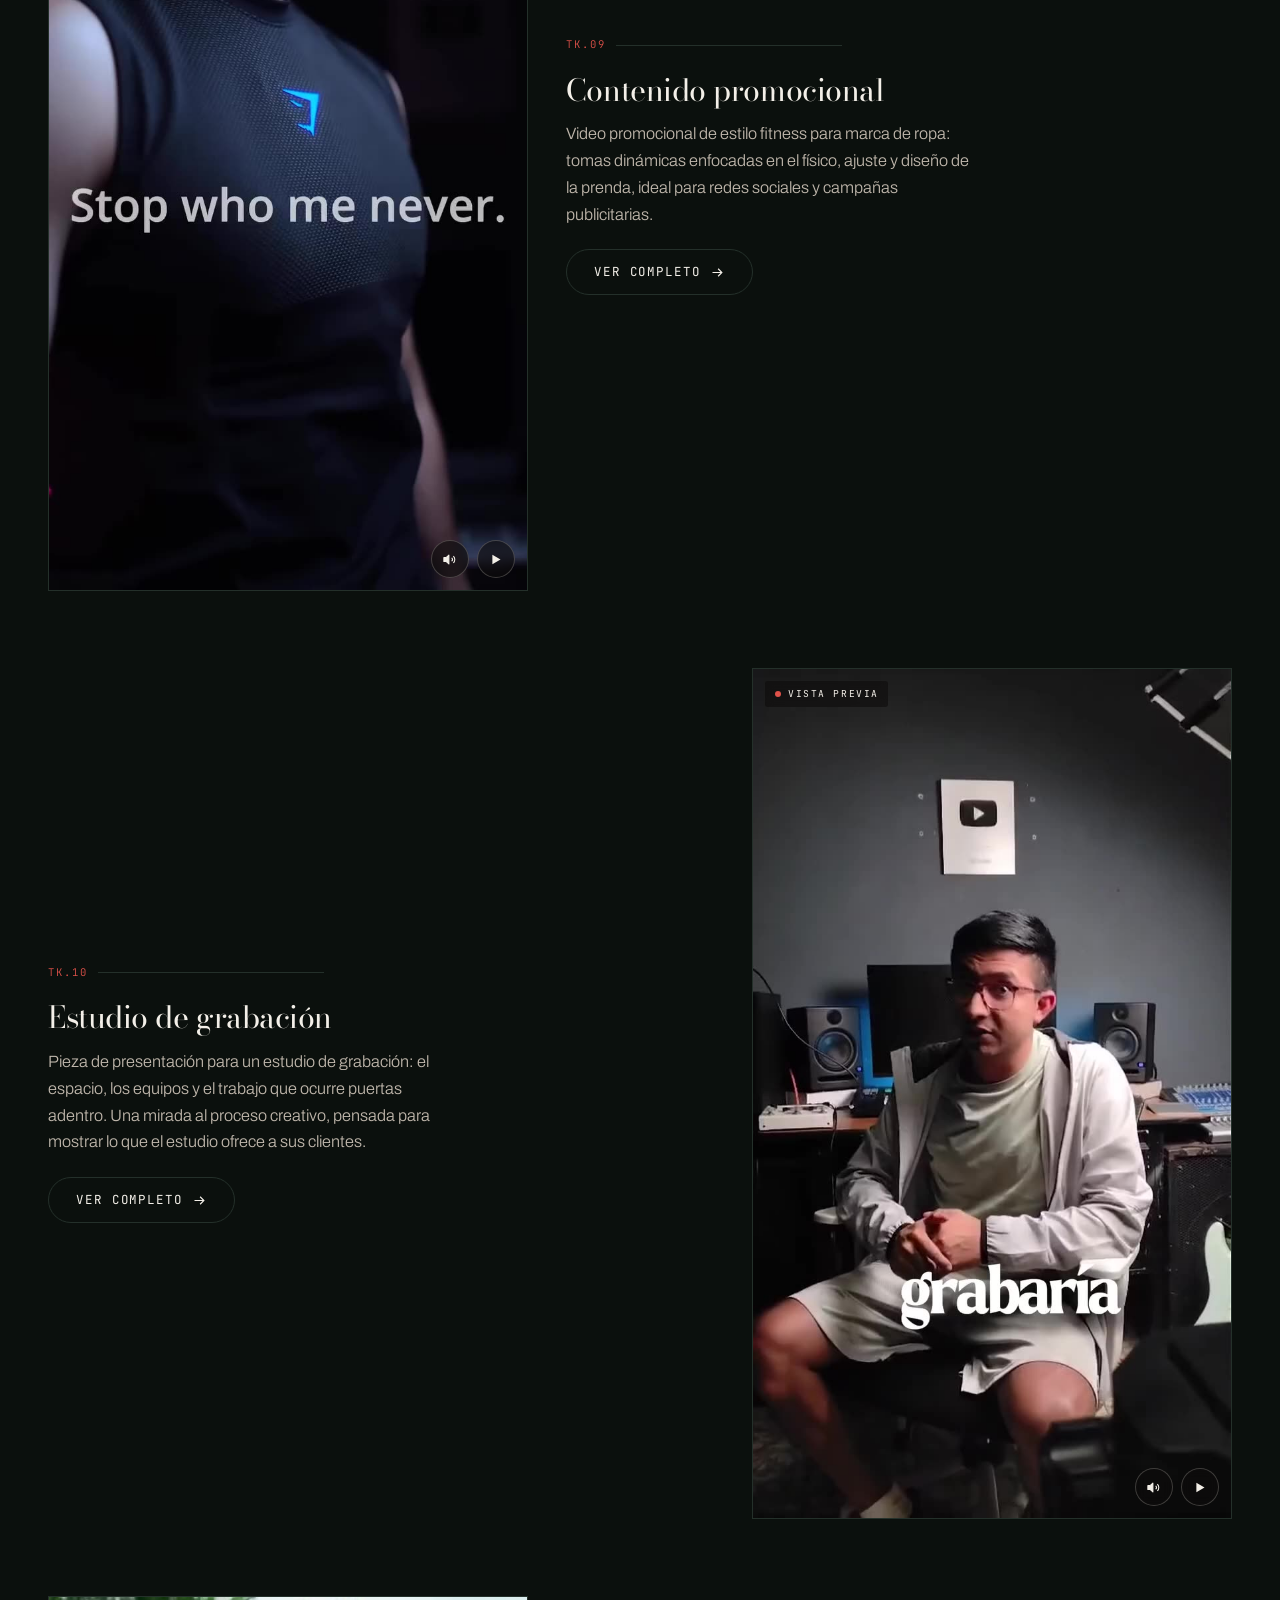
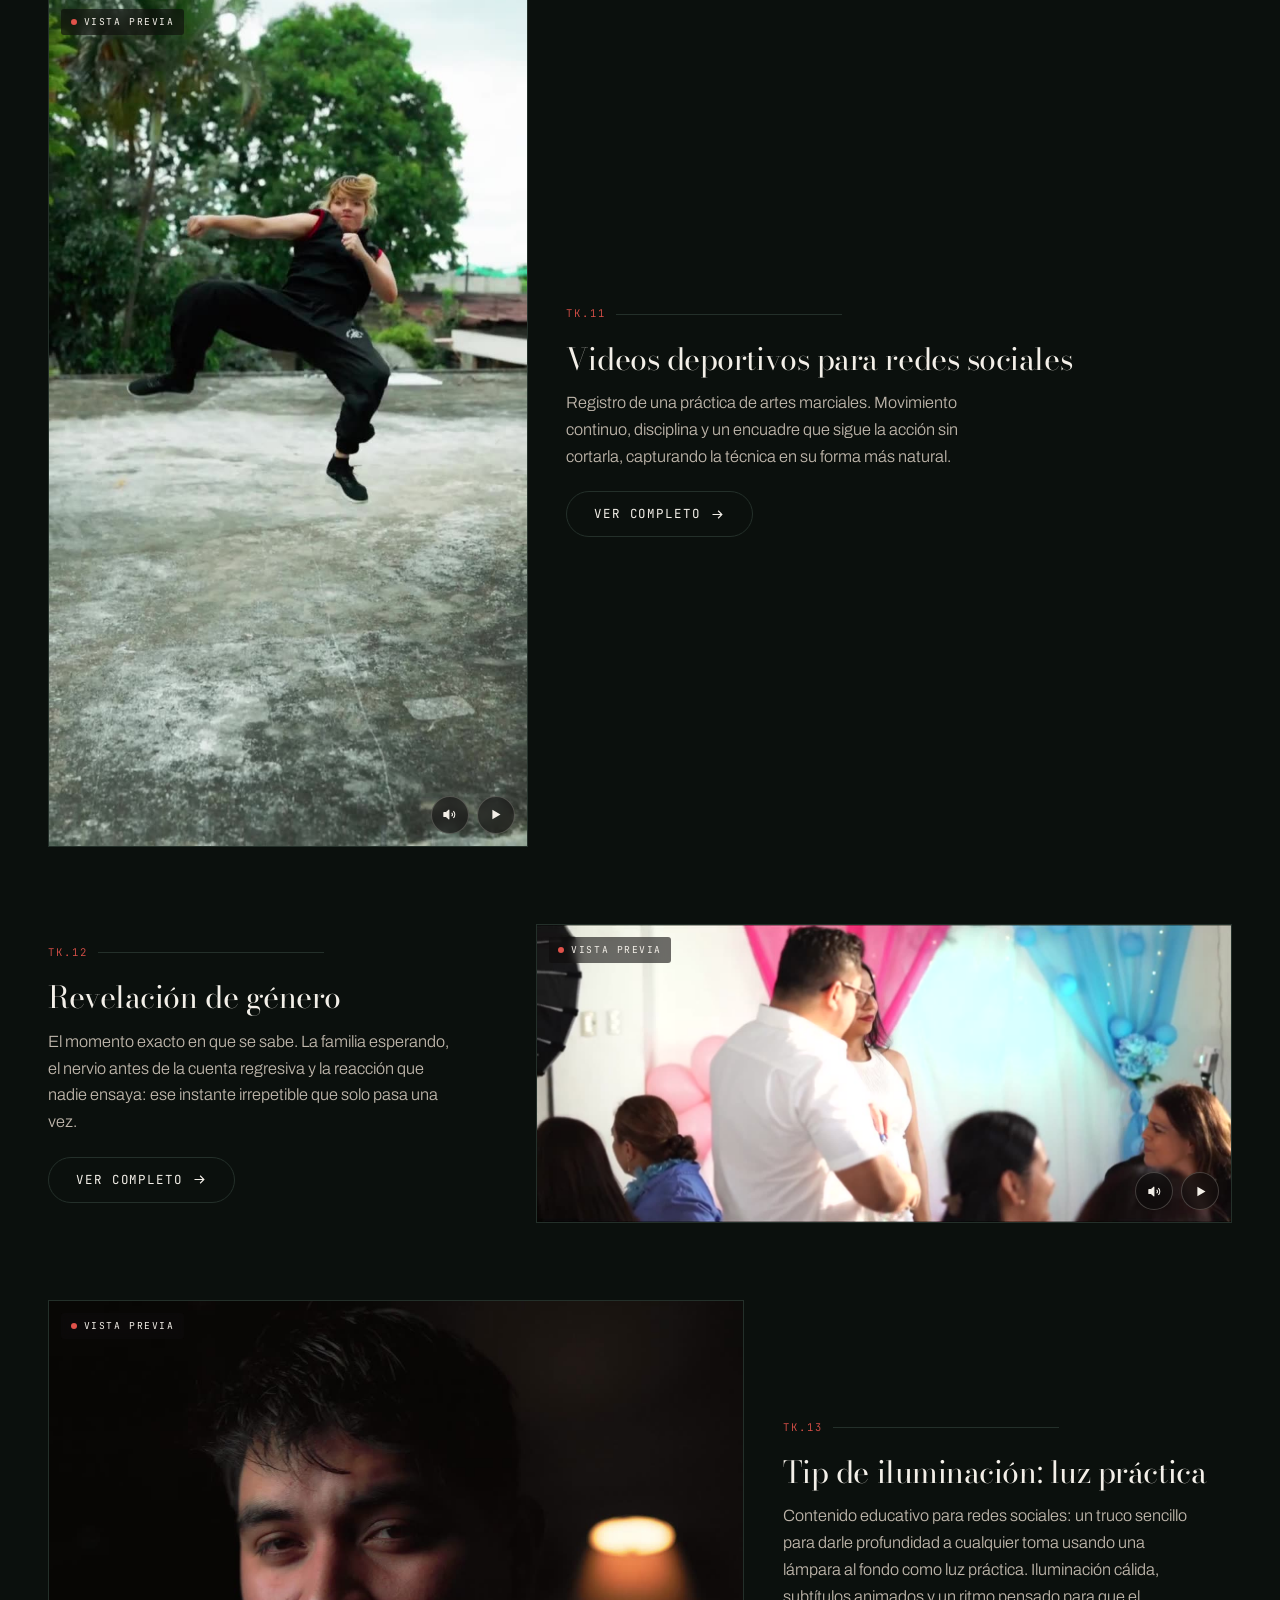
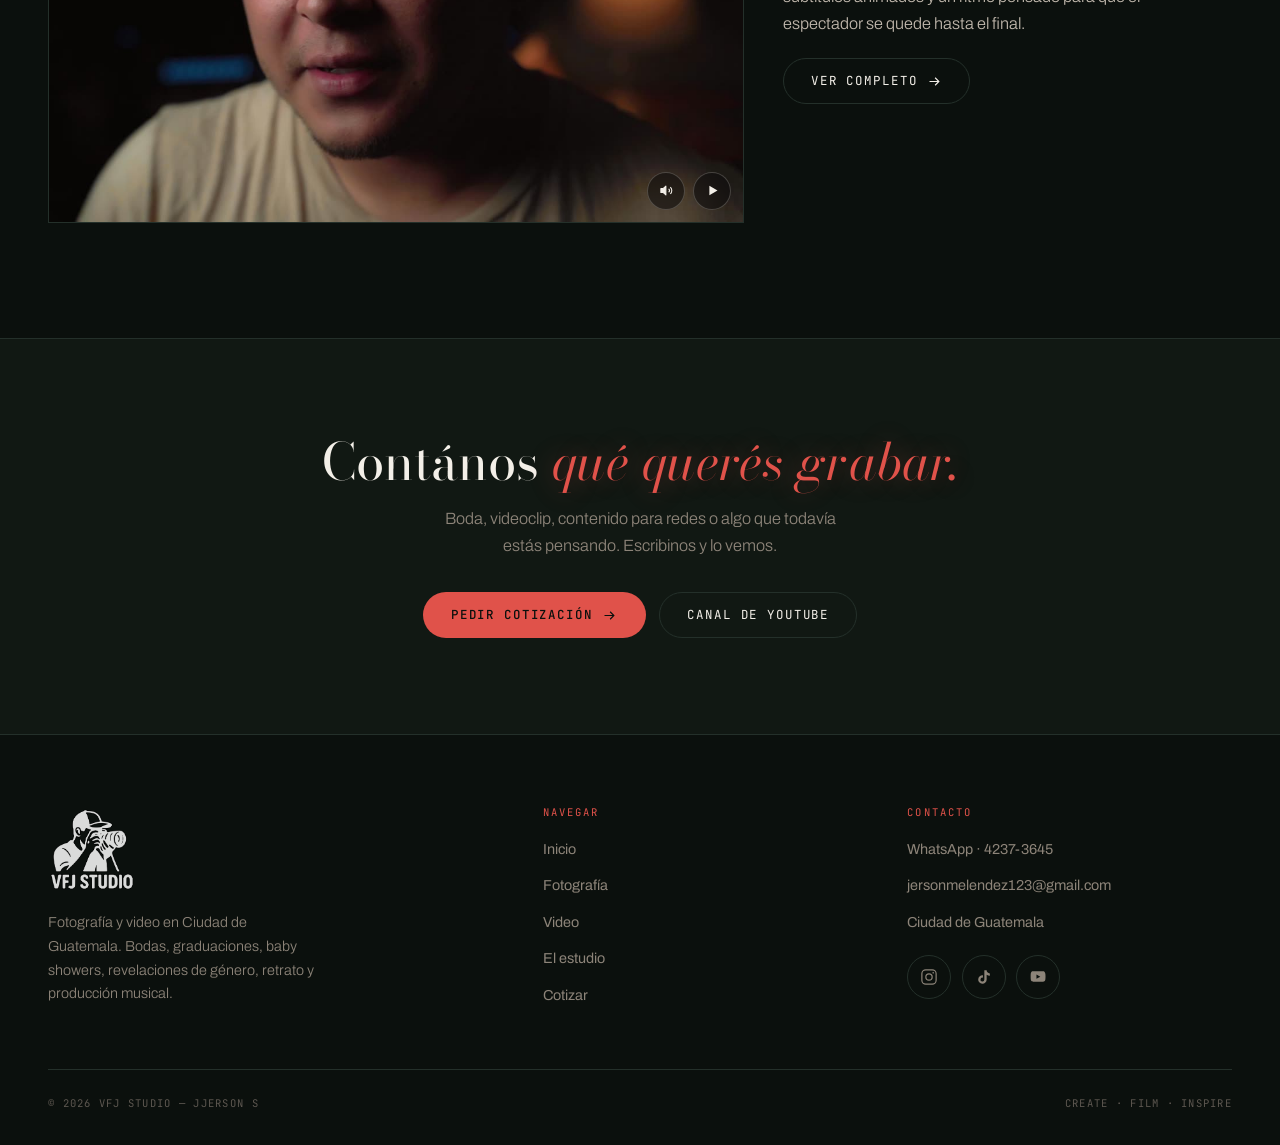
<file: video.html>
<!DOCTYPE html>
<html lang="es">
<head>
<meta charset="UTF-8">
<meta name="viewport" content="width=device-width, initial-scale=1">
<title>Video — VFJ Studio</title>
<meta name="description" content="Reel de VFJ Studio: bodas, graduaciones, videoclips musicales y contenido comercial grabado en Guatemala.">
<meta name="author" content="VFJ Studio">
<meta property="og:title" content="Video — VFJ Studio">
<meta property="og:description" content="Reel de VFJ Studio: bodas, graduaciones, videoclips musicales y contenido comercial grabado en Guatemala.">
<meta property="og:type" content="website">
<meta property="og:image" content="images/logo-lockup.png">
<meta property="og:locale" content="es_GT">
<meta name="theme-color" content="#0E0D0C">
<link rel="icon" href="favicon.png" type="image/png">
<link rel="preconnect" href="https://fonts.googleapis.com">
<link rel="preconnect" href="https://fonts.gstatic.com" crossorigin>
<link rel="stylesheet" href="css/style.css">
<link rel="stylesheet" href="css/temporada.css">
<script src="js/temporada.js"></script>
</head>
<body>
<a class="skip" href="#main">Saltar al contenido</a>

<header class="nav">
  <div class="container">
    <a href="index.html" class="brand" aria-label="VFJ Studio, inicio">
      <img src="images/logo-mark.png" alt="" aria-hidden="true">
      <span class="brand-txt">VFJ Studio<small>Guatemala</small></span>
    </a>
    <nav class="nav-links" id="navLinks" aria-label="Principal">
        <a href="index.html">Inicio</a>
        <a href="fotografia.html">Fotografía</a>
        <a href="video.html" class="active">Video</a>
        <a href="estudio.html">El estudio</a>
        <a href="contacto.html" class="nav-cta">Cotizar</a>
    </nav>
    <button class="nav-toggle" id="navToggle" aria-label="Abrir menú" aria-expanded="false" aria-controls="navLinks">
      <span></span><span></span><span></span>
    </button>
  </div>
</header>

<main id="main">

  <section class="section">
    <div class="container">
      <div class="section-head rv">
        <p class="eyebrow">Reel · 12 producciones</p>
        <h2>Video</h2>
        <p class="lead">Cada pieza empieza a correr sola en cuanto entra en pantalla, sin sonido. Tocá el botón de play para verla completa y con audio.</p>
      </div>
      <div class="reel">
      <article class="reel-item wide rv">
        <div class="player" data-slug="boda">
          <video src="previews/boda.mp4" poster="posters/boda.jpg"
                 muted loop playsinline preload="none"
                 aria-label="Vista previa: Boda"></video>
          <span class="player-badge"><span class="dot"></span>Vista previa</span>
          <div class="player-ctrl">
            <button class="pbtn" data-act="sound" aria-label="Ver Boda con sonido"><svg viewBox="0 0 24 24" fill="none" stroke="currentColor" stroke-width="1.7"><path d="M11 5L6.5 9H3v6h3.5L11 19z" fill="currentColor" stroke-linejoin="round"/><path d="M15.5 9.2a4 4 0 0 1 0 5.6M18.2 6.5a7.8 7.8 0 0 1 0 11"/></svg></button>
            <button class="pbtn" data-act="full" aria-label="Ver Boda completo"><svg viewBox="0 0 24 24" fill="currentColor"><path d="M7 4.5l13 7.5-13 7.5z"/></svg></button>
          </div>
        </div>
        <div class="reel-body">
          <p class="reel-ref"><i>TK.01</i></p>
          <h3>Boda</h3>
          <p>Los votos al caer la tarde, con las luces encendidas y la familia alrededor. Los nervios previos, las miradas cómplices y el primer baile como esposos. El día editado como se sintió, no solo como se vio.</p>
          <button class="btn btn-ghost" data-goto="full">Ver completo <svg viewBox="0 0 24 24" fill="none" stroke="currentColor" stroke-width="1.8"><path d="M4 12h15M13 6l6 6-6 6"/></svg></button>
        </div>
      </article>
      <article class="reel-item wide rv">
        <div class="player" data-slug="graduacion">
          <video src="previews/graduacion.mp4" poster="posters/graduacion.jpg"
                 muted loop playsinline preload="none"
                 aria-label="Vista previa: Fiesta de graduación"></video>
          <span class="player-badge"><span class="dot"></span>Vista previa</span>
          <div class="player-ctrl">
            <button class="pbtn" data-act="sound" aria-label="Ver Fiesta de graduación con sonido"><svg viewBox="0 0 24 24" fill="none" stroke="currentColor" stroke-width="1.7"><path d="M11 5L6.5 9H3v6h3.5L11 19z" fill="currentColor" stroke-linejoin="round"/><path d="M15.5 9.2a4 4 0 0 1 0 5.6M18.2 6.5a7.8 7.8 0 0 1 0 11"/></svg></button>
            <button class="pbtn" data-act="full" aria-label="Ver Fiesta de graduación completo"><svg viewBox="0 0 24 24" fill="currentColor"><path d="M7 4.5l13 7.5-13 7.5z"/></svg></button>
          </div>
        </div>
        <div class="reel-body">
          <p class="reel-ref"><i>TK.02</i></p>
          <h3>Fiesta de graduación</h3>
          <p>El cierre de una etapa: el brindis, los abrazos y la celebración de años de esfuerzo. Amigos, familia y el alivio compartido de haberlo logrado, todo capturado sin poses.</p>
          <button class="btn btn-ghost" data-goto="full">Ver completo <svg viewBox="0 0 24 24" fill="none" stroke="currentColor" stroke-width="1.8"><path d="M4 12h15M13 6l6 6-6 6"/></svg></button>
        </div>
      </article>
      <article class="reel-item wide rv">
        <div class="player" data-slug="cumpleanos">
          <video src="previews/cumpleanos.mp4" poster="posters/cumpleanos.jpg"
                 muted loop playsinline preload="none"
                 aria-label="Vista previa: Despidiendo los 20"></video>
          <span class="player-badge"><span class="dot"></span>Vista previa</span>
          <div class="player-ctrl">
            <button class="pbtn" data-act="sound" aria-label="Ver Despidiendo los 20 con sonido"><svg viewBox="0 0 24 24" fill="none" stroke="currentColor" stroke-width="1.7"><path d="M11 5L6.5 9H3v6h3.5L11 19z" fill="currentColor" stroke-linejoin="round"/><path d="M15.5 9.2a4 4 0 0 1 0 5.6M18.2 6.5a7.8 7.8 0 0 1 0 11"/></svg></button>
            <button class="pbtn" data-act="full" aria-label="Ver Despidiendo los 20 completo"><svg viewBox="0 0 24 24" fill="currentColor"><path d="M7 4.5l13 7.5-13 7.5z"/></svg></button>
          </div>
        </div>
        <div class="reel-body">
          <p class="reel-ref"><i>TK.03</i></p>
          <h3>Despidiendo los 20</h3>
          <p>Una fiesta de cumpleaños con ritmo propio: los brindis, las bromas entre amigos y el cierre de una década. Edición rápida y luz de noche para conservar la energía del momento.</p>
          <button class="btn btn-ghost" data-goto="full">Ver completo <svg viewBox="0 0 24 24" fill="none" stroke="currentColor" stroke-width="1.8"><path d="M4 12h15M13 6l6 6-6 6"/></svg></button>
        </div>
      </article>
      <article class="reel-item wide rv">
        <div class="player" data-slug="pareja">
          <video src="previews/pareja.mp4" poster="posters/pareja.jpg"
                 muted loop playsinline preload="none"
                 aria-label="Vista previa: Video clip de pareja"></video>
          <span class="player-badge"><span class="dot"></span>Vista previa</span>
          <div class="player-ctrl">
            <button class="pbtn" data-act="sound" aria-label="Ver Video clip de pareja con sonido"><svg viewBox="0 0 24 24" fill="none" stroke="currentColor" stroke-width="1.7"><path d="M11 5L6.5 9H3v6h3.5L11 19z" fill="currentColor" stroke-linejoin="round"/><path d="M15.5 9.2a4 4 0 0 1 0 5.6M18.2 6.5a7.8 7.8 0 0 1 0 11"/></svg></button>
            <button class="pbtn" data-act="full" aria-label="Ver Video clip de pareja completo"><svg viewBox="0 0 24 24" fill="currentColor"><path d="M7 4.5l13 7.5-13 7.5z"/></svg></button>
          </div>
        </div>
        <div class="reel-body">
          <p class="reel-ref"><i>TK.04</i></p>
          <h3>Video clip de pareja</h3>
          <p>Una sesión íntima en pareja, con encuadres cerrados y luz natural. Las miradas, el silencio cómplice y los pequeños gestos que solo existen entre dos personas. Pensada para conservarse, no para posar.</p>
          <button class="btn btn-ghost" data-goto="full">Ver completo <svg viewBox="0 0 24 24" fill="none" stroke="currentColor" stroke-width="1.8"><path d="M4 12h15M13 6l6 6-6 6"/></svg></button>
        </div>
      </article>
      <article class="reel-item wide rv">
        <div class="player" data-slug="recuerdo">
          <video src="previews/recuerdo.mp4" poster="posters/recuerdo.jpg"
                 muted loop playsinline preload="none"
                 aria-label="Vista previa: Videoclip de recuerdo"></video>
          <span class="player-badge"><span class="dot"></span>Vista previa</span>
          <div class="player-ctrl">
            <button class="pbtn" data-act="sound" aria-label="Ver Videoclip de recuerdo con sonido"><svg viewBox="0 0 24 24" fill="none" stroke="currentColor" stroke-width="1.7"><path d="M11 5L6.5 9H3v6h3.5L11 19z" fill="currentColor" stroke-linejoin="round"/><path d="M15.5 9.2a4 4 0 0 1 0 5.6M18.2 6.5a7.8 7.8 0 0 1 0 11"/></svg></button>
            <button class="pbtn" data-act="full" aria-label="Ver Videoclip de recuerdo completo"><svg viewBox="0 0 24 24" fill="currentColor"><path d="M7 4.5l13 7.5-13 7.5z"/></svg></button>
          </div>
        </div>
        <div class="reel-body">
          <p class="reel-ref"><i>TK.05</i></p>
          <h3>Videoclip de recuerdo</h3>
          <p>Un montaje hecho para volver a él. Fragmentos sueltos de distintos momentos, lugares y personas queridas, reunidos en una sola pieza para contar una historia completa.</p>
          <button class="btn btn-ghost" data-goto="full">Ver completo <svg viewBox="0 0 24 24" fill="none" stroke="currentColor" stroke-width="1.8"><path d="M4 12h15M13 6l6 6-6 6"/></svg></button>
        </div>
      </article>
      <article class="reel-item wide rv">
        <div class="player" data-slug="trompetista">
          <video src="previews/trompetista.mp4" poster="posters/trompetista.jpg"
                 muted loop playsinline preload="none"
                 aria-label="Vista previa: Cover de trompeta"></video>
          <span class="player-badge"><span class="dot"></span>Vista previa</span>
          <div class="player-ctrl">
            <button class="pbtn" data-act="sound" aria-label="Ver Cover de trompeta con sonido"><svg viewBox="0 0 24 24" fill="none" stroke="currentColor" stroke-width="1.7"><path d="M11 5L6.5 9H3v6h3.5L11 19z" fill="currentColor" stroke-linejoin="round"/><path d="M15.5 9.2a4 4 0 0 1 0 5.6M18.2 6.5a7.8 7.8 0 0 1 0 11"/></svg></button>
            <button class="pbtn" data-act="full" aria-label="Ver Cover de trompeta completo"><svg viewBox="0 0 24 24" fill="currentColor"><path d="M7 4.5l13 7.5-13 7.5z"/></svg></button>
          </div>
        </div>
        <div class="reel-body">
          <p class="reel-ref"><i>TK.06</i></p>
          <h3>Video musical para solista</h3>
          <p>Un cover grabado en formato videoclip, con la cámara acompañando la interpretación de principio a fin. Planos que respiran con la música y ponen al artista al centro, sin distraer de la pieza.</p>
          <button class="btn btn-ghost" data-goto="full">Ver completo <svg viewBox="0 0 24 24" fill="none" stroke="currentColor" stroke-width="1.8"><path d="M4 12h15M13 6l6 6-6 6"/></svg></button>
        </div>
      </article>
      <article class="reel-item wide rv">
        <div class="player" data-slug="video-musical">
          <video src="previews/video-musical.mp4" poster="posters/video-musical.jpg"
                 muted loop playsinline preload="none"
                 aria-label="Vista previa: Video musical"></video>
          <span class="player-badge"><span class="dot"></span>Vista previa</span>
          <div class="player-ctrl">
            <button class="pbtn" data-act="sound" aria-label="Ver Video musical con sonido"><svg viewBox="0 0 24 24" fill="none" stroke="currentColor" stroke-width="1.7"><path d="M11 5L6.5 9H3v6h3.5L11 19z" fill="currentColor" stroke-linejoin="round"/><path d="M15.5 9.2a4 4 0 0 1 0 5.6M18.2 6.5a7.8 7.8 0 0 1 0 11"/></svg></button>
            <button class="pbtn" data-act="full" aria-label="Ver Video musical completo"><svg viewBox="0 0 24 24" fill="currentColor"><path d="M7 4.5l13 7.5-13 7.5z"/></svg></button>
          </div>
        </div>
        <div class="reel-body">
          <p class="reel-ref"><i>TK.07</i></p>
          <h3>Video musical</h3>
          <p>Producción musical completa: planificación de tomas, dirección en el set y una edición que sigue el pulso de la canción. De la preproducción al corte final, cada plano pensado para servir a la historia detrás del tema.</p>
          <button class="btn btn-ghost" data-goto="full">Ver completo <svg viewBox="0 0 24 24" fill="none" stroke="currentColor" stroke-width="1.8"><path d="M4 12h15M13 6l6 6-6 6"/></svg></button>
        </div>
      </article>
      <article class="reel-item tall rv">
        <div class="player" data-slug="cover-guitarra">
          <video src="previews/cover-guitarra.mp4" poster="posters/cover-guitarra.jpg"
                 muted loop playsinline preload="none"
                 aria-label="Vista previa: Cover de guitarra"></video>
          <span class="player-badge"><span class="dot"></span>Vista previa</span>
          <div class="player-ctrl">
            <button class="pbtn" data-act="sound" aria-label="Ver Cover de guitarra con sonido"><svg viewBox="0 0 24 24" fill="none" stroke="currentColor" stroke-width="1.7"><path d="M11 5L6.5 9H3v6h3.5L11 19z" fill="currentColor" stroke-linejoin="round"/><path d="M15.5 9.2a4 4 0 0 1 0 5.6M18.2 6.5a7.8 7.8 0 0 1 0 11"/></svg></button>
            <button class="pbtn" data-act="full" aria-label="Ver Cover de guitarra completo"><svg viewBox="0 0 24 24" fill="currentColor"><path d="M7 4.5l13 7.5-13 7.5z"/></svg></button>
          </div>
        </div>
        <div class="reel-body">
          <p class="reel-ref"><i>TK.08</i></p>
          <h3>Video musical para redes sociales</h3>
          <p>Formato vertical pensado para redes. Una interpretación registrada de cerca, con el foco en las manos y el instrumento, lista para publicarse sin perder calidad ni intención.</p>
          <button class="btn btn-ghost" data-goto="full">Ver completo <svg viewBox="0 0 24 24" fill="none" stroke="currentColor" stroke-width="1.8"><path d="M4 12h15M13 6l6 6-6 6"/></svg></button>
        </div>
      </article>
      <article class="reel-item tall rv">
        <div class="player" data-slug="fitness">
          <video src="previews/fitness.mp4" poster="posters/fitness.jpg"
                 muted loop playsinline preload="none"
                 aria-label="Vista previa: Contenido deportivo"></video>
          <span class="player-badge"><span class="dot"></span>Vista previa</span>
          <div class="player-ctrl">
            <button class="pbtn" data-act="sound" aria-label="Ver Contenido deportivo con sonido"><svg viewBox="0 0 24 24" fill="none" stroke="currentColor" stroke-width="1.7"><path d="M11 5L6.5 9H3v6h3.5L11 19z" fill="currentColor" stroke-linejoin="round"/><path d="M15.5 9.2a4 4 0 0 1 0 5.6M18.2 6.5a7.8 7.8 0 0 1 0 11"/></svg></button>
            <button class="pbtn" data-act="full" aria-label="Ver Contenido deportivo completo"><svg viewBox="0 0 24 24" fill="currentColor"><path d="M7 4.5l13 7.5-13 7.5z"/></svg></button>
          </div>
        </div>
        <div class="reel-body">
  <p class="reel-ref"><i>TK.09</i></p>
  <h3>Contenido promocional</h3>
  <p>Video promocional de estilo fitness para marca de ropa: tomas dinámicas enfocadas en el físico, ajuste y diseño de la prenda, ideal para redes sociales y campañas publicitarias.</p>
  <button class="btn btn-ghost" data-goto="full">Ver completo <svg viewBox="0 0 24 24" fill="none" stroke="currentColor" stroke-width="1.8"><path d="M4 12h15M13 6l6 6-6 6"/></svg></button>
</div>
      </article>
      <article class="reel-item tall rv">
        <div class="player" data-slug="estudio">
          <video src="previews/estudio.mp4" poster="posters/estudio.jpg"
                 muted loop playsinline preload="none"
                 aria-label="Vista previa: Estudio de grabación"></video>
          <span class="player-badge"><span class="dot"></span>Vista previa</span>
          <div class="player-ctrl">
            <button class="pbtn" data-act="sound" aria-label="Ver Estudio de grabación con sonido"><svg viewBox="0 0 24 24" fill="none" stroke="currentColor" stroke-width="1.7"><path d="M11 5L6.5 9H3v6h3.5L11 19z" fill="currentColor" stroke-linejoin="round"/><path d="M15.5 9.2a4 4 0 0 1 0 5.6M18.2 6.5a7.8 7.8 0 0 1 0 11"/></svg></button>
            <button class="pbtn" data-act="full" aria-label="Ver Estudio de grabación completo"><svg viewBox="0 0 24 24" fill="currentColor"><path d="M7 4.5l13 7.5-13 7.5z"/></svg></button>
          </div>
        </div>
        <div class="reel-body">
          <p class="reel-ref"><i>TK.10</i></p>
          <h3>Estudio de grabación</h3>
          <p>Pieza de presentación para un estudio de grabación: el espacio, los equipos y el trabajo que ocurre puertas adentro. Una mirada al proceso creativo, pensada para mostrar lo que el estudio ofrece a sus clientes.</p>
          <button class="btn btn-ghost" data-goto="full">Ver completo <svg viewBox="0 0 24 24" fill="none" stroke="currentColor" stroke-width="1.8"><path d="M4 12h15M13 6l6 6-6 6"/></svg></button>
        </div>
      </article>
      <article class="reel-item tall rv">
        <div class="player" data-slug="kungfu">
          <video src="previews/kungfu.mp4" poster="posters/kungfu.jpg"
                 muted loop playsinline preload="none"
                 aria-label="Vista previa: Práctica de Kung Fu"></video>
          <span class="player-badge"><span class="dot"></span>Vista previa</span>
          <div class="player-ctrl">
            <button class="pbtn" data-act="sound" aria-label="Ver Práctica de Kung Fu con sonido"><svg viewBox="0 0 24 24" fill="none" stroke="currentColor" stroke-width="1.7"><path d="M11 5L6.5 9H3v6h3.5L11 19z" fill="currentColor" stroke-linejoin="round"/><path d="M15.5 9.2a4 4 0 0 1 0 5.6M18.2 6.5a7.8 7.8 0 0 1 0 11"/></svg></button>
            <button class="pbtn" data-act="full" aria-label="Ver Práctica de Kung Fu completo"><svg viewBox="0 0 24 24" fill="currentColor"><path d="M7 4.5l13 7.5-13 7.5z"/></svg></button>
          </div>
        </div>
        <div class="reel-body">
          <p class="reel-ref"><i>TK.11</i></p>
          <h3>Videos deportivos para redes sociales</h3>
          <p>Registro de una práctica de artes marciales. Movimiento continuo, disciplina y un encuadre que sigue la acción sin cortarla, capturando la técnica en su forma más natural.</p>
          <button class="btn btn-ghost" data-goto="full">Ver completo <svg viewBox="0 0 24 24" fill="none" stroke="currentColor" stroke-width="1.8"><path d="M4 12h15M13 6l6 6-6 6"/></svg></button>
        </div>
      </article>
      <article class="reel-item wide rv">
        <div class="player" data-slug="revelacion">
          <video src="previews/revelacion.mp4" poster="posters/revelacion.jpg"
                 muted loop playsinline preload="none"
                 aria-label="Vista previa: Revelación de género"></video>
          <span class="player-badge"><span class="dot"></span>Vista previa</span>
          <div class="player-ctrl">
            <button class="pbtn" data-act="sound" aria-label="Ver Revelación de género con sonido"><svg viewBox="0 0 24 24" fill="none" stroke="currentColor" stroke-width="1.7"><path d="M11 5L6.5 9H3v6h3.5L11 19z" fill="currentColor" stroke-linejoin="round"/><path d="M15.5 9.2a4 4 0 0 1 0 5.6M18.2 6.5a7.8 7.8 0 0 1 0 11"/></svg></button>
            <button class="pbtn" data-act="full" aria-label="Ver Revelación de género completo"><svg viewBox="0 0 24 24" fill="currentColor"><path d="M7 4.5l13 7.5-13 7.5z"/></svg></button>
          </div>
        </div>
        <div class="reel-body">
          <p class="reel-ref"><i>TK.12</i></p>
          <h3>Revelación de género</h3>
          <p>El momento exacto en que se sabe. La familia esperando, el nervio antes de la cuenta regresiva y la reacción que nadie ensaya: ese instante irrepetible que solo pasa una vez.</p>
          <button class="btn btn-ghost" data-goto="full">Ver completo <svg viewBox="0 0 24 24" fill="none" stroke="currentColor" stroke-width="1.8"><path d="M4 12h15M13 6l6 6-6 6"/></svg></button>
        </div>
      </article>
      <article class="reel-item wide rv">
        <div class="player" data-slug="luz-practica">
          <video src="previews/luz-practica.mp4" poster="posters/luz-practica.jpg"
                 muted loop playsinline preload="none"
                 aria-label="Vista previa: Tip de iluminación con luz práctica"></video>
          <span class="player-badge"><span class="dot"></span>Vista previa</span>
          <div class="player-ctrl">
            <button class="pbtn" data-act="sound" aria-label="Ver Tip de iluminación con sonido"><svg viewBox="0 0 24 24" fill="none" stroke="currentColor" stroke-width="1.7"><path d="M11 5L6.5 9H3v6h3.5L11 19z" fill="currentColor" stroke-linejoin="round"/><path d="M15.5 9.2a4 4 0 0 1 0 5.6M18.2 6.5a7.8 7.8 0 0 1 0 11"/></svg></button>
            <button class="pbtn" data-act="full" aria-label="Ver Tip de iluminación completo"><svg viewBox="0 0 24 24" fill="currentColor"><path d="M7 4.5l13 7.5-13 7.5z"/></svg></button>
          </div>
        </div>
        <div class="reel-body">
          <p class="reel-ref"><i>TK.13</i></p>
          <h3>Tip de iluminación: luz práctica</h3>
          <p>Contenido educativo para redes sociales: un truco sencillo para darle profundidad a cualquier toma usando una lámpara al fondo como luz práctica. Iluminación cálida, subtítulos animados y un ritmo pensado para que el espectador se quede hasta el final.</p>
          <button class="btn btn-ghost" data-goto="full">Ver completo <svg viewBox="0 0 24 24" fill="none" stroke="currentColor" stroke-width="1.8"><path d="M4 12h15M13 6l6 6-6 6"/></svg></button>
        </div>
      </article>
      </div>
    </div>
  </section>

  <section class="band">
    <div class="container">
      <h2>Contános <em>qué querés grabar.</em></h2>
      <p>Boda, videoclip, contenido para redes o algo que todavía estás pensando. Escribinos y lo vemos.</p>
      <div class="cta-row">
        <a href="contacto.html" class="btn btn-primary">Pedir cotización <svg viewBox="0 0 24 24" fill="none" stroke="currentColor" stroke-width="1.8"><path d="M4 12h15M13 6l6 6-6 6"/></svg></a>
        <a href="https://www.youtube.com/@JJersonSalvador" target="_blank" rel="noopener" class="btn btn-ghost">Canal de YouTube</a>
      </div>
    </div>
  </section>
</main>

<footer class="footer">
  <div class="container">
    <div class="footer-top">
      <div>
        <img src="images/logo-lockup.png" alt="VFJ Studio" class="f-logo">
        <p>Fotografía y video en Ciudad de Guatemala. Bodas, graduaciones, baby showers, revelaciones de género, retrato y producción musical.</p>
      </div>
      <div>
        <h4>Navegar</h4>
        <ul>
          <li><a href="index.html">Inicio</a></li>
          <li><a href="fotografia.html">Fotografía</a></li>
          <li><a href="video.html">Video</a></li>
          <li><a href="estudio.html">El estudio</a></li>
          <li><a href="contacto.html">Cotizar</a></li>
        </ul>
      </div>
      <div>
        <h4>Contacto</h4>
        <ul>
          <li><a href="https://wa.me/50242373645" target="_blank" rel="noopener">WhatsApp · 4237-3645</a></li>
          <li><a href="mailto:jersonmelendez123@gmail.com">jersonmelendez123@gmail.com</a></li>
          <li><span style="color:var(--muted);font-size:.9rem">Ciudad de Guatemala</span></li>
        </ul>
        <div class="socials" style="margin-top:1.2rem">
          <a class="social" href="https://www.instagram.com/vfj_studios_jjerson_s/" target="_blank" rel="noopener" aria-label="Instagram del estudio"><svg viewBox="0 0 24 24" fill="none" stroke="currentColor" stroke-width="1.6"><rect x="2.5" y="2.5" width="19" height="19" rx="5.2"/><circle cx="12" cy="12" r="4.2"/><circle cx="17.6" cy="6.4" r="1.1" fill="currentColor" stroke="none"/></svg></a>
          <a class="social" href="https://www.tiktok.com/@jjerson_s" target="_blank" rel="noopener" aria-label="TikTok"><svg viewBox="0 0 24 24" fill="currentColor"><path d="M16.6 5.82A4.28 4.28 0 0 1 15.54 3h-3.09v12.4a2.59 2.59 0 1 1-1.86-2.48v-3.1a5.64 5.64 0 1 0 4.95 5.6V9.01a7.35 7.35 0 0 0 4.29 1.37V7.3a4.29 4.29 0 0 1-3.23-1.48z"/></svg></a>
          <a class="social" href="https://www.youtube.com/@JJersonSalvador" target="_blank" rel="noopener" aria-label="YouTube"><svg viewBox="0 0 24 24" fill="currentColor"><path d="M21.6 7.2s-.2-1.4-.8-2c-.75-.8-1.6-.8-2-.85C16 4.2 12 4.2 12 4.2h-.02s-4 0-6.8.2c-.4.05-1.25.05-2 .85-.6.6-.8 2-.8 2S2.2 8.8 2.2 10.5v1.6c0 1.65.2 3.3.2 3.3s.2 1.4.8 2c.75.8 1.75.77 2.2.86 1.6.15 6.8.2 6.8.2s4 0 6.8-.21c.4-.05 1.25-.05 2-.85.6-.6.8-2 .8-2s.2-1.65.2-3.3v-1.6c0-1.65-.2-3.3-.2-3.3zM9.95 14.4V8.65l5.15 2.89-5.15 2.86z"/></svg></a>
        </div>
      </div>
    </div>
    <div class="footer-bot">
      <span>© <span id="year">2026</span> VFJ Studio — JJerson S</span>
      <span>Create · Film · Inspire</span>
    </div>
  </div>
</footer>

<a class="wa" href="https://wa.me/50242373645" target="_blank" rel="noopener" aria-label="Escribir por WhatsApp"><svg viewBox="0 0 24 24" fill="currentColor"><path d="M17.5 14.4c-.3-.15-1.77-.87-2.04-.97-.27-.1-.47-.15-.67.15-.2.3-.77.97-.94 1.17-.17.2-.35.22-.65.07-.3-.15-1.26-.46-2.4-1.48-.89-.79-1.49-1.77-1.66-2.07-.17-.3-.02-.46.13-.61.14-.14.3-.35.45-.53.15-.18.2-.3.3-.5.1-.2.05-.38-.02-.53-.08-.15-.67-1.61-.92-2.2-.24-.58-.49-.5-.67-.51h-.57c-.2 0-.52.07-.8.37-.27.3-1.04 1.02-1.04 2.48s1.07 2.88 1.22 3.08c.15.2 2.1 3.2 5.08 4.49.71.3 1.26.49 1.7.63.71.22 1.36.19 1.87.12.57-.09 1.77-.72 2.02-1.42.25-.7.25-1.3.17-1.42-.07-.13-.27-.2-.57-.35zM12.05 21.7h-.02a9.6 9.6 0 0 1-4.9-1.34l-.35-.21-3.64.96.97-3.55-.23-.36a9.6 9.6 0 0 1 14.9-11.9 9.55 9.55 0 0 1 2.81 6.79 9.62 9.62 0 0 1-9.54 9.61zM20.5 3.5A11.5 11.5 0 0 0 2.1 17.6L.5 23.5l6.04-1.58a11.5 11.5 0 0 0 5.5 1.4h.01c6.35 0 11.51-5.16 11.51-11.5A11.44 11.44 0 0 0 20.5 3.5z"/></svg></a>

<script src="js/main.js" defer></script>
</body>
</html>
</file>
<file: css/style.css>
/* ==========================================================================
   VFJ STUDIO — Sistema de diseño
   Concepto: hoja de contactos (proof sheet). Cada trabajo es un cuadro
   con su referencia, como en la mesa de revelado.
   ========================================================================== */

@import url('https://fonts.googleapis.com/css2?family=Bodoni+Moda:ital,opsz,wght@0,6..96,400..900;1,6..96,400..900&family=Archivo:wght@300;400;500;600;700&family=JetBrains+Mono:wght@300;400;500&display=swap');

:root{
  /* Paleta — negro cálido de cuarto oscuro + latón de hora dorada */
  --ink:      #0E0D0C;
  --ink-2:    #161412;
  --ink-3:    #1E1B18;
  --ash:      #2B2724;
  --bone:     #F3EFE8;
  --muted:    #8D8479;
  --brass:    #C9A15A;
  --brass-dim:#8A6E3C;

  /* Tipografía */
  --display: 'Bodoni Moda', Georgia, serif;
  --body:    'Archivo', system-ui, -apple-system, sans-serif;
  --mono:    'JetBrains Mono', ui-monospace, monospace;

  /* Escala */
  --step--1: clamp(.72rem, .70rem + .1vw, .78rem);
  --step-0:  clamp(.94rem, .90rem + .2vw, 1.02rem);
  --step-1:  clamp(1.12rem, 1.05rem + .35vw, 1.30rem);
  --step-2:  clamp(1.45rem, 1.30rem + .75vw, 2.00rem);
  --step-3:  clamp(2.00rem, 1.60rem + 2.0vw, 3.40rem);
  --step-4:  clamp(2.60rem, 1.80rem + 4.0vw, 5.60rem);

  /* Espaciado y layout */
  --gutter: clamp(1.15rem, 4vw, 3rem);
  --maxw: 1340px;
  --sect: clamp(4.5rem, 9vw, 8.5rem);
  --ease: cubic-bezier(.22,.61,.36,1);
}

/* ---------- Base ---------- */
*,*::before,*::after{ box-sizing:border-box; }
html{ -webkit-text-size-adjust:100%; scroll-behavior:smooth; }
body{
  margin:0;
  background:var(--ink);
  color:var(--bone);
  font-family:var(--body);
  font-size:var(--step-0);
  font-weight:400;
  line-height:1.65;
  -webkit-font-smoothing:antialiased;
  overflow-x:hidden;
}
img,video{ display:block; max-width:100%; }
a{ color:inherit; text-decoration:none; }
button{ font:inherit; color:inherit; }
h1,h2,h3,h4{ margin:0; font-weight:400; line-height:1.05; }

/* Grano sutil de película sobre todo el sitio */
body::after{
  content:""; position:fixed; inset:0; z-index:9999; pointer-events:none;
  opacity:.035; mix-blend-mode:overlay;
  background-image:url("data:image/svg+xml,%3Csvg xmlns='http://www.w3.org/2000/svg' width='140' height='140'%3E%3Cfilter id='n'%3E%3CfeTurbulence type='fractalNoise' baseFrequency='.85' numOctaves='3'/%3E%3C/filter%3E%3Crect width='140' height='140' filter='url(%23n)'/%3E%3C/svg%3E");
}

:focus-visible{ outline:2px solid var(--brass); outline-offset:3px; border-radius:2px; }

.container{ width:100%; max-width:var(--maxw); margin-inline:auto; padding-inline:var(--gutter); }
.skip{ position:absolute; left:-9999px; }
.skip:focus{ left:1rem; top:1rem; z-index:1000; background:var(--brass); color:var(--ink); padding:.6rem 1rem; }

/* ---------- Elementos tipográficos ---------- */
.eyebrow{
  font-family:var(--mono); font-size:var(--step--1); font-weight:400;
  letter-spacing:.22em; text-transform:uppercase; color:var(--brass);
  margin:0 0 1.1rem; display:flex; align-items:center; gap:.7rem;
}
.eyebrow::before{
  content:""; width:clamp(18px,4vw,34px); height:1px;
  background:var(--brass-dim); flex:none;
}
.display{ font-family:var(--display); font-size:var(--step-3); letter-spacing:-.015em; }
.display em{ font-style:italic; color:var(--brass); }
.lead{ font-size:var(--step-1); color:#CFC7BC; max-width:56ch; font-weight:300; line-height:1.6; }
.meta{ font-family:var(--mono); font-size:var(--step--1); letter-spacing:.13em; text-transform:uppercase; color:var(--muted); }

/* ---------- Navegación ---------- */
.nav{
  position:sticky; top:0; z-index:200;
  background:rgba(14,13,12,.92); backdrop-filter:blur(16px) saturate(.8);
  border-bottom:1px solid var(--ash);
  transition:background .3s var(--ease);
}
.nav > .container{ display:flex; align-items:center; justify-content:space-between; gap:1rem; height:68px; }
.brand{ display:flex; align-items:center; gap:.7rem; }
.brand img{ height:34px; width:auto; }
.brand-txt{ font-family:var(--display); font-size:1.06rem; letter-spacing:.04em; line-height:1; }
.brand-txt small{ display:block; font-family:var(--mono); font-size:.56rem; letter-spacing:.3em; color:var(--muted); margin-top:.28rem; }

.nav-links{ display:flex; align-items:center; gap:clamp(1rem,2.4vw,2.1rem); }
.nav-links a{
  font-size:.87rem; letter-spacing:.02em; color:#BEB5A9; position:relative;
  padding:.35rem 0; transition:color .25s var(--ease);
}
.nav-links a::after{
  content:""; position:absolute; left:0; bottom:0; height:1px; width:0;
  background:var(--brass); transition:width .3s var(--ease);
}
.nav-links a:hover{ color:var(--bone); }
.nav-links a:hover::after, .nav-links a.active::after{ width:100%; }
.nav-links a.active{ color:var(--bone); }
.nav-cta{
  border:1px solid var(--ash); padding:.5rem 1.05rem !important; border-radius:999px;
  font-family:var(--mono); font-size:.74rem !important; letter-spacing:.14em; text-transform:uppercase;
  transition:border-color .25s var(--ease), background .25s var(--ease), color .25s var(--ease);
}
.nav-cta::after{ display:none; }
.nav-cta:hover{ background:var(--brass); border-color:var(--brass); color:var(--ink) !important; }

.nav-toggle{
  display:none; background:none; border:1px solid var(--ash); border-radius:4px;
  width:42px; height:38px; cursor:pointer; position:relative;
}
.nav-toggle span{
  position:absolute; left:11px; width:20px; height:1.5px; background:var(--bone);
  transition:transform .3s var(--ease), opacity .2s var(--ease);
}
.nav-toggle span:nth-child(1){ top:13px; }
.nav-toggle span:nth-child(2){ top:18.5px; }
.nav-toggle span:nth-child(3){ top:24px; }
.nav-toggle[aria-expanded="true"] span:nth-child(1){ transform:translateY(5.5px) rotate(45deg); }
.nav-toggle[aria-expanded="true"] span:nth-child(2){ opacity:0; }
.nav-toggle[aria-expanded="true"] span:nth-child(3){ transform:translateY(-5.5px) rotate(-45deg); }

/* ---------- Botones ---------- */
.btn{
  display:inline-flex; align-items:center; gap:.6rem;
  font-family:var(--mono); font-size:.78rem; letter-spacing:.15em; text-transform:uppercase;
  padding:.9rem 1.7rem; border-radius:999px; border:1px solid transparent;
  background:transparent; color:var(--bone);
  cursor:pointer; transition:all .3s var(--ease); white-space:nowrap;
  text-align:center; line-height:1;
}
.btn-primary{ background:var(--brass); color:var(--ink); font-weight:500; }
.btn-primary:hover{ background:var(--bone); transform:translateY(-2px); }
.btn-ghost{ border-color:var(--ash); color:var(--bone); background:transparent; }
.btn-ghost:hover{ border-color:var(--brass); color:var(--brass); transform:translateY(-2px); }
.btn svg{ width:15px; height:15px; flex:none; }
.cta-row{ display:flex; flex-wrap:wrap; gap:.85rem; }

/* ---------- Portada ---------- */
.hero{
  position:relative; overflow:hidden;
  min-height:min(calc(100svh - 68px), 880px);
  display:flex; flex-direction:column; justify-content:flex-end;
}
.hero-media{ position:absolute; inset:0; z-index:0; }
.hero-media video, .hero-media img{ width:100%; height:100%; object-fit:cover; }
.hero-media::after{
  content:""; position:absolute; inset:0;
  background:
    linear-gradient(to top, var(--ink) 4%, rgba(14,13,12,.55) 45%, rgba(14,13,12,.72) 100%),
    linear-gradient(to right, rgba(14,13,12,.85) 0%, rgba(14,13,12,.15) 65%);
}
.hero-inner{
  position:relative; z-index:2; width:100%; flex:1;
  display:flex; align-items:flex-end;
  padding-block:clamp(2.4rem,7vh,4.5rem) clamp(2rem,5vh,3.4rem);
}
.hero-logo{ width:clamp(84px,10vw,124px); margin-bottom:clamp(1.1rem,2.4vh,1.8rem); opacity:.96; }
.hero h1{
  font-family:var(--display); font-size:clamp(2.4rem, 1.7rem + 3.2vw, 4.7rem); line-height:1;
  letter-spacing:-.025em; max-width:15ch; margin-bottom:1.2rem;
}
.hero h1 em{ font-style:italic; color:var(--brass); }
.hero .lead{ margin-bottom:1.9rem; max-width:50ch; }

/* Marcas de encuadre en la portada */
.hero-frame{ position:absolute; inset:clamp(10px,1.6vw,22px) clamp(14px,2.4vw,30px); z-index:1; pointer-events:none; }
.hero-frame span{ position:absolute; width:clamp(20px,3vw,34px); height:clamp(20px,3vw,34px); border:1px solid rgba(243,239,232,.28); }
.hero-frame span:nth-child(1){ top:0; left:0; border-right:0; border-bottom:0; }
.hero-frame span:nth-child(2){ top:0; right:0; border-left:0; border-bottom:0; }
.hero-frame span:nth-child(3){ bottom:0; left:0; border-right:0; border-top:0; }
.hero-frame span:nth-child(4){ bottom:0; right:0; border-left:0; border-top:0; }

.hero-strip{
  position:relative; z-index:2; border-top:1px solid var(--ash);
  display:grid; grid-template-columns:repeat(4,1fr);
}
.hero-strip div{ padding:1rem clamp(1rem,2.2vw,1.7rem); border-right:1px solid var(--ash); }
.hero-strip div:last-child{ border-right:0; }
.hero-strip b{ display:block; font-family:var(--display); font-size:1.5rem; font-weight:500; line-height:1; margin-bottom:.3rem; }
.hero-strip span{ font-family:var(--mono); font-size:.6rem; white-space:nowrap; letter-spacing:.16em; text-transform:uppercase; color:var(--muted); }

/* ---------- Secciones ---------- */
.section{ padding-block:var(--sect); }
.section-head{ margin-bottom:clamp(2.2rem,5vw,3.6rem); max-width:70ch; }
.section-head h2{ font-family:var(--display); font-size:var(--step-3); letter-spacing:-.02em; margin-bottom:1rem; }
.section-head h2 em{ font-style:italic; color:var(--brass); }
.divider{ height:1px; background:var(--ash); border:0; margin:0; }

/* ---------- Hoja de contactos (galería) ---------- */
.filters{ display:flex; flex-wrap:wrap; gap:.5rem; margin-bottom:2.2rem; }
.filter{
  background:transparent; border:1px solid var(--ash); border-radius:999px;
  padding:.5rem 1.05rem; cursor:pointer;
  font-family:var(--mono); font-size:.72rem; letter-spacing:.13em; text-transform:uppercase;
  color:var(--muted); transition:all .25s var(--ease);
}
.filter:hover{ color:var(--bone); border-color:var(--muted); }
.filter.is-on{ background:var(--brass); border-color:var(--brass); color:var(--ink); font-weight:500; }
.filter b{ font-weight:400; opacity:.6; margin-left:.4rem; }

.sheet{ columns:4; column-gap:14px; }
.frame{
  position:relative; break-inside:avoid; margin:0 0 14px; cursor:pointer;
  background:var(--ink-2); overflow:hidden;
  opacity:0; transform:translateY(18px);
  animation:frame-in .6s var(--ease) forwards;
}
@keyframes frame-in{ to{ opacity:1; transform:none; } }
.frame img{ width:100%; height:auto; transition:transform .7s var(--ease), filter .5s var(--ease); }
.frame::after{
  content:""; position:absolute; inset:0;
  background:linear-gradient(to top, rgba(14,13,12,.85) 0%, transparent 42%);
  opacity:0; transition:opacity .4s var(--ease);
}
.frame:hover img{ transform:scale(1.045); }
.frame:hover::after{ opacity:1; }
.frame-tag{
  position:absolute; left:12px; bottom:11px; z-index:2;
  font-family:var(--mono); font-size:.63rem; letter-spacing:.14em; text-transform:uppercase;
  color:var(--bone); opacity:0; transform:translateY(6px);
  transition:opacity .4s var(--ease), transform .4s var(--ease);
}
.frame-tag i{ font-style:normal; color:var(--brass); }
.frame:hover .frame-tag{ opacity:1; transform:none; }

/* ---------- Visor ampliado ---------- */
.viewer{
  position:fixed; inset:0; z-index:900; display:none;
  background:rgba(8,7,7,.97); backdrop-filter:blur(6px);
  align-items:center; justify-content:center;
}
.viewer.is-open{ display:flex; }
.viewer img{ max-width:92vw; max-height:80vh; object-fit:contain; animation:pop .35s var(--ease); }
@keyframes pop{ from{ opacity:0; transform:scale(.97); } to{ opacity:1; transform:none; } }
.viewer-bar{
  position:absolute; bottom:clamp(1rem,4vh,2.4rem); left:50%; transform:translateX(-50%);
  display:flex; align-items:center; gap:1.3rem;
  font-family:var(--mono); font-size:.7rem; letter-spacing:.14em; text-transform:uppercase; color:var(--muted);
}
.viewer-bar i{ font-style:normal; color:var(--brass); }
.viewer-close, .viewer-nav{
  position:absolute; background:rgba(243,239,232,.07); border:1px solid var(--ash);
  color:var(--bone); width:46px; height:46px; border-radius:50%;
  display:grid; place-items:center; cursor:pointer; font-size:1.15rem;
  transition:all .25s var(--ease);
}
.viewer-close:hover, .viewer-nav:hover{ background:var(--brass); color:var(--ink); border-color:var(--brass); }
.viewer-close{ top:clamp(1rem,3vh,1.8rem); right:clamp(1rem,3vw,1.8rem); }
.viewer-nav{ top:50%; transform:translateY(-50%); }
.viewer-nav.prev{ left:clamp(.6rem,2vw,1.8rem); }
.viewer-nav.next{ right:clamp(.6rem,2vw,1.8rem); }

/* ---------- Reproductores de video ---------- */
.reel{ display:grid; gap:clamp(2.5rem,6vw,5rem); }
.reel-item{ display:grid; gap:clamp(1.2rem,3vw,2.6rem); align-items:center; }
.reel-item.wide{ grid-template-columns:1.55fr 1fr; }
.reel-item.tall{ grid-template-columns:.72fr 1fr; }
.reel-item:nth-child(even) .player{ order:2; }
.reel-item.wide:nth-child(even){ grid-template-columns:1fr 1.55fr; }
.reel-item.tall:nth-child(even){ grid-template-columns:1fr .72fr; }

.player{
  position:relative; overflow:hidden; background:#000;
  border:1px solid var(--ash);
}
.player video{ width:100%; height:auto; display:block; background:#000; }
.player-badge{
  position:absolute; top:12px; left:12px; z-index:3; display:flex; align-items:center; gap:.45rem;
  font-family:var(--mono); font-size:.6rem; letter-spacing:.16em; text-transform:uppercase;
  color:var(--bone); background:rgba(14,13,12,.6); padding:.32rem .6rem; border-radius:3px;
  backdrop-filter:blur(4px);
}
.dot{ width:6px; height:6px; border-radius:50%; background:var(--brass); animation:pulse 2s ease-in-out infinite; }
@keyframes pulse{ 0%,100%{ opacity:1; } 50%{ opacity:.25; } }
.player-ctrl{
  position:absolute; right:12px; bottom:12px; z-index:3;
  display:flex; gap:.5rem;
}
.pbtn{
  width:38px; height:38px; border-radius:50%; border:1px solid rgba(243,239,232,.22);
  background:rgba(14,13,12,.6); backdrop-filter:blur(6px); color:var(--bone);
  display:grid; place-items:center; cursor:pointer; transition:all .25s var(--ease);
}
.pbtn:hover{ background:var(--brass); color:var(--ink); border-color:var(--brass); }
.pbtn svg{ width:15px; height:15px; }

.reel-body h3{ font-family:var(--display); font-size:var(--step-2); letter-spacing:-.015em; margin-bottom:.9rem; }
.reel-body p{ color:#BFB6AB; font-weight:300; margin:0 0 1.3rem; max-width:46ch; }
.reel-ref{
  font-family:var(--mono); font-size:.66rem; letter-spacing:.2em; text-transform:uppercase;
  color:var(--muted); margin-bottom:.9rem; display:flex; align-items:center; gap:.6rem;
}
.reel-ref i{ font-style:normal; color:var(--brass); }
.reel-ref::after{ content:""; flex:1; height:1px; background:var(--ash); }

/* ---------- Servicios ---------- */
.grid-3{ display:grid; grid-template-columns:repeat(3,1fr); gap:1px; background:var(--ash); border-block:1px solid var(--ash); }
.cell{ background:var(--ink); padding:clamp(1.7rem,3.5vw,2.8rem); transition:background .35s var(--ease); }
.cell:hover{ background:var(--ink-2); }
.cell-num{ font-family:var(--mono); font-size:.66rem; letter-spacing:.2em; color:var(--brass); display:block; margin-bottom:1.1rem; }
.cell h3{ font-family:var(--display); font-size:var(--step-2); margin-bottom:.8rem; }
.cell p{ color:var(--muted); font-weight:300; margin:0; font-size:.94rem; }

/* ---------- Equipo ---------- */
.team{ display:grid; grid-template-columns:repeat(3,1fr); gap:clamp(1.2rem,3vw,2.4rem); }
.team.solo{ grid-template-columns:minmax(0, 34rem); }
.member{ border-top:1px solid var(--ash); padding-top:1.5rem; }
.member .rol{ font-family:var(--mono); font-size:.64rem; letter-spacing:.2em; text-transform:uppercase; color:var(--brass); margin-bottom:.7rem; }
.member h3{ font-family:var(--display); font-size:var(--step-2); margin-bottom:.6rem; }
.member p{ color:var(--muted); font-weight:300; font-size:.92rem; margin:0; }

.about-split{ display:grid; grid-template-columns:1fr 1fr; gap:clamp(2rem,5vw,4.5rem); align-items:center; }
.about-img{ position:relative; }
.about-img img{ width:100%; filter:grayscale(.35) contrast(1.04); }
.about-img .frame-tag{ opacity:1; transform:none; }

/* ---------- Contacto ---------- */
.contact-grid{ display:grid; grid-template-columns:1fr 1fr; gap:clamp(2.2rem,5vw,5rem); }
.field{ margin-bottom:1.15rem; }
.field label{
  display:block; font-family:var(--mono); font-size:.66rem; letter-spacing:.17em;
  text-transform:uppercase; color:var(--muted); margin-bottom:.5rem;
}
.field input, .field select, .field textarea{
  width:100%; background:var(--ink-2); border:1px solid var(--ash); color:var(--bone);
  padding:.85rem 1rem; font-family:var(--body); font-size:.94rem; border-radius:3px;
  transition:border-color .25s var(--ease), background .25s var(--ease);
}
.field textarea{ min-height:130px; resize:vertical; }
.field input:focus, .field select:focus, .field textarea:focus{
  outline:none; border-color:var(--brass); background:var(--ink-3);
}
.field input::placeholder, .field textarea::placeholder{ color:#5D5750; }
.field select{ appearance:none; cursor:pointer;
  background-image:url("data:image/svg+xml,%3Csvg xmlns='http://www.w3.org/2000/svg' width='12' height='12' viewBox='0 0 12 12'%3E%3Cpath d='M2 4l4 4 4-4' stroke='%238D8479' stroke-width='1.4' fill='none'/%3E%3C/svg%3E");
  background-repeat:no-repeat; background-position:right 1rem center; padding-right:2.4rem; }
.field select option{ background:var(--ink-2); color:var(--bone); }
.hp{ position:absolute; left:-9999px; }

.form-note{ font-size:.8rem; color:var(--muted); margin:1rem 0 0; }
.form-msg{ margin-top:1rem; padding:.9rem 1.1rem; border-radius:3px; font-size:.9rem; display:none; }
.form-msg.ok{ display:block; background:rgba(201,161,90,.12); border:1px solid var(--brass-dim); color:var(--brass); }
.form-msg.err{ display:block; background:rgba(190,70,60,.12); border:1px solid #7A3A34; color:#D89A93; }

.contact-line{ display:flex; align-items:flex-start; gap:1rem; padding-block:1.2rem; border-bottom:1px solid var(--ash); }
.contact-line:first-of-type{ border-top:1px solid var(--ash); }
.contact-line svg{ width:17px; height:17px; color:var(--brass); flex:none; margin-top:.28rem; }
.contact-line .k{ font-family:var(--mono); font-size:.62rem; letter-spacing:.18em; text-transform:uppercase; color:var(--muted); display:block; margin-bottom:.2rem; }
.contact-line .v{ font-size:1rem; }
.contact-line a.v:hover{ color:var(--brass); }

/* ---------- Redes sociales ---------- */
.socials{ display:flex; gap:.65rem; flex-wrap:wrap; }
.social{
  width:44px; height:44px; border:1px solid var(--ash); border-radius:50%;
  display:grid; place-items:center; color:var(--muted); transition:all .28s var(--ease);
}
.social:hover{ border-color:var(--brass); color:var(--brass); transform:translateY(-3px); }
.social svg{ width:18px; height:18px; }

/* ---------- Llamado final ---------- */
.band{ background:var(--ink-2); border-block:1px solid var(--ash); text-align:center; padding-block:clamp(3.5rem,8vw,6rem); }
.band h2{ font-family:var(--display); font-size:var(--step-3); margin-bottom:1.1rem; }
.band h2 em{ font-style:italic; color:var(--brass); }
.band p{ color:var(--muted); max-width:48ch; margin:0 auto 2rem; font-weight:300; }
.band .cta-row{ justify-content:center; }

/* ---------- Pie ---------- */
.footer{ padding-block:clamp(3rem,6vw,4.5rem) 2rem; }
.footer-top{ display:grid; grid-template-columns:1.4fr 1fr 1fr; gap:2.5rem; margin-bottom:3rem; }
.footer img.f-logo{ width:88px; margin-bottom:1.2rem; opacity:.85; }
.footer p{ color:var(--muted); font-size:.9rem; font-weight:300; max-width:34ch; }
.footer h4{ font-family:var(--mono); font-size:.66rem; letter-spacing:.2em; text-transform:uppercase; color:var(--brass); margin-bottom:1.1rem; }
.footer ul{ list-style:none; margin:0; padding:0; display:grid; gap:.6rem; }
.footer ul a{ color:var(--muted); font-size:.9rem; transition:color .25s var(--ease); }
.footer ul a:hover{ color:var(--bone); }
.footer-bot{
  border-top:1px solid var(--ash); padding-top:1.6rem;
  display:flex; justify-content:space-between; align-items:center; gap:1rem; flex-wrap:wrap;
  font-family:var(--mono); font-size:.66rem; letter-spacing:.12em; text-transform:uppercase; color:#5D5750;
}

/* ---------- WhatsApp flotante ---------- */
.wa{
  position:fixed; right:clamp(14px,3vw,26px); bottom:clamp(14px,3vw,26px); z-index:300;
  width:54px; height:54px; border-radius:50%; background:#1FA855; color:#fff;
  display:grid; place-items:center; box-shadow:0 8px 26px rgba(0,0,0,.45);
  transition:transform .28s var(--ease);
}
.wa:hover{ transform:scale(1.08); }
.wa svg{ width:27px; height:27px; }

/* ---------- Aparición al hacer scroll ---------- */
.rv{ opacity:0; transform:translateY(24px); transition:opacity .8s var(--ease), transform .8s var(--ease); }
.rv.in{ opacity:1; transform:none; }

/* ---------- Adaptación a pantallas ---------- */
@media (max-width:1100px){
  .sheet{ columns:3; }
  .footer-top{ grid-template-columns:1fr 1fr; }
}
@media (max-width:900px){
  .nav-toggle{ display:block; }
  .nav-links{
    position:fixed; inset:68px 0 auto 0; flex-direction:column; align-items:stretch;
    background:var(--ink); border-bottom:1px solid var(--ash);
    padding:1rem var(--gutter) 1.8rem; gap:0;
    transform:translateY(-120%); transition:transform .4s var(--ease); z-index:199;
  }
  .nav-links.open{ transform:none; }
  .nav-links a{ padding:.95rem 0; border-bottom:1px solid var(--ash); font-size:1rem; }
  .nav-links a::after{ display:none; }
  .nav-cta{ margin-top:1.1rem; border-bottom:0 !important; text-align:center; justify-content:center; display:block; }
  .reel-item.wide, .reel-item.tall,
  .reel-item.wide:nth-child(even), .reel-item.tall:nth-child(even){ grid-template-columns:1fr; }
  .reel-item:nth-child(even) .player{ order:0; }
  .reel-item.tall .player{ max-width:420px; }
  .grid-3{ grid-template-columns:1fr; }
  .team{ grid-template-columns:1fr; }
  .about-split{ grid-template-columns:1fr; }
  .contact-grid{ grid-template-columns:1fr; }
  .hero-strip{ grid-template-columns:repeat(2,1fr); }
  .hero-strip div:nth-child(2){ border-right:0; }
  .hero-strip div:nth-child(1),.hero-strip div:nth-child(2){ border-bottom:1px solid var(--ash); }
}
@media (max-width:640px){
  .sheet{ columns:2; column-gap:10px; }
  .frame{ margin-bottom:10px; }
  .footer-top{ grid-template-columns:1fr; gap:2rem; }
  .viewer-nav{ width:40px; height:40px; }
  .hero{ min-height:min(calc(94svh - 68px),720px); }
}

@media (prefers-reduced-motion:reduce){
  *,*::before,*::after{ animation-duration:.01ms !important; transition-duration:.01ms !important; }
  html{ scroll-behavior:auto; }
  .rv{ opacity:1; transform:none; }
  .frame{ opacity:1; transform:none; animation:none; }
}
</file>
<file: css/temporada.css>
/* ==========================================================================
   VFJ STUDIO — Temas por temporada
   Solo se activan cuando js/temporada.js pone data-tema en <html>.
   Sin tema activo, este archivo no cambia nada.
   ========================================================================== */

/* ---------- Capa de decoración (común) ---------- */
.tm-capa{
  position:fixed; inset:0; z-index:150; pointer-events:none; overflow:hidden;
}

/* ==========================================================================
   HALLOWEEN — naranja calabaza sobre negro morado
   ========================================================================== */
html[data-tema="halloween"]{
  --ink:      #0F0C11;
  --ink-2:    #17121A;
  --ink-3:    #1F1823;
  --ash:      #2E2533;
  --brass:    #EE7B30;
  --brass-dim:#9A4A1C;
}
html[data-tema="halloween"] body{
  background:
    radial-gradient(1100px 620px at 88% -8%, rgba(130,64,190,.16), transparent 70%),
    radial-gradient(900px 520px at 8% -4%, rgba(238,123,48,.08), transparent 70%),
    var(--ink);
}
html[data-tema="halloween"] .nav{ background:rgba(15,12,17,.92); }
html[data-tema="halloween"] .hero-media::after{
  background:
    linear-gradient(to top, var(--ink) 4%, rgba(15,12,17,.55) 45%, rgba(15,12,17,.72) 100%),
    linear-gradient(to right, rgba(15,12,17,.85) 0%, rgba(15,12,17,.15) 65%),
    linear-gradient(160deg, rgba(110,40,160,.22), rgba(238,123,48,.10));
}
html[data-tema="halloween"] .hero h1 em,
html[data-tema="halloween"] .display em,
html[data-tema="halloween"] .section-head h2 em,
html[data-tema="halloween"] .band h2 em{ text-shadow:0 0 28px rgba(238,123,48,.45); }
html[data-tema="halloween"] .btn-primary{ box-shadow:0 0 22px rgba(238,123,48,.28); }
html[data-tema="halloween"] .form-msg.ok{ background:rgba(238,123,48,.12); }

/* Telaraña con araña colgando (esquina superior derecha) */
.tm-tela{
  position:absolute; top:68px; right:0;
  width:clamp(96px, 12vw, 170px);
}
.tm-tela svg{ width:100%; height:auto; display:block; overflow:visible; }
.tm-hilos{ fill:none; stroke:rgba(243,239,232,.22); stroke-width:.55; }
.tm-arana{ animation:tm-colgar 5s ease-in-out infinite; }
.tm-arana line{ stroke:rgba(243,239,232,.3); stroke-width:.5; }
.tm-arana ellipse, .tm-arana circle{ fill:#0A080B; stroke:rgba(238,123,48,.55); stroke-width:.6; }
.tm-patas{ fill:none; stroke:#0A080B; stroke-width:1.2; stroke-linecap:round; }
@keyframes tm-colgar{
  0%,100%{ transform:translateY(0); }
  50%    { transform:translateY(14px); }
}

/* Murciélagos volando */
.tm-murc{
  position:absolute; left:0;
  animation:tm-volar linear infinite;
}
.tm-murc.izq{ animation-name:tm-volar-izq; }
.tm-murc-ola{ animation:tm-ola ease-in-out infinite; }
.tm-murc svg{
  width:100%; height:auto; display:block; transform-origin:50% 40%;
  animation:tm-aleteo ease-in-out infinite alternate;
  filter:drop-shadow(0 0 5px rgba(238,123,48,.45));
}
.tm-murc path{ fill:#1B1320; }
@keyframes tm-volar    { from{ transform:translateX(-12vw); } to{ transform:translateX(112vw); } }
@keyframes tm-volar-izq{ from{ transform:translateX(112vw); } to{ transform:translateX(-12vw); } }
@keyframes tm-ola{
  0%,100%{ transform:translateY(0); }
  50%    { transform:translateY(-26px); }
}
@keyframes tm-aleteo{
  from{ transform:scaleY(1); }
  to  { transform:scaleY(.42); }
}

/* ==========================================================================
   NAVIDAD — rojo navideño sobre verde pino oscuro
   ========================================================================== */
html[data-tema="navidad"]{
  --ink:      #0B100D;
  --ink-2:    #111813;
  --ink-3:    #17201A;
  --ash:      #24302A;
  --brass:    #E0524A;
  --brass-dim:#8E2F2A;
}
html[data-tema="navidad"] body{
  background:
    radial-gradient(1100px 600px at 50% -10%, rgba(224,82,74,.10), transparent 70%),
    radial-gradient(800px 500px at 100% 0%, rgba(255,201,77,.05), transparent 70%),
    var(--ink);
}
html[data-tema="navidad"] .nav{ background:rgba(11,16,13,.92); }
html[data-tema="navidad"] .hero-media::after{
  background:
    linear-gradient(to top, var(--ink) 4%, rgba(11,16,13,.55) 45%, rgba(11,16,13,.72) 100%),
    linear-gradient(to right, rgba(11,16,13,.85) 0%, rgba(11,16,13,.15) 65%);
}
html[data-tema="navidad"] .hero h1 em,
html[data-tema="navidad"] .display em,
html[data-tema="navidad"] .section-head h2 em,
html[data-tema="navidad"] .band h2 em{ text-shadow:0 0 26px rgba(224,82,74,.35); }
html[data-tema="navidad"] .form-msg.ok{ background:rgba(224,82,74,.12); }

/* Luces navideñas colgando debajo del menú */
.tm-luces{
  position:absolute; left:0; right:0; top:100%; height:34px;
  pointer-events:none; overflow:hidden; z-index:1;
}
.tm-cable{ position:absolute; left:0; top:0; display:block; }
.tm-cable path{ fill:none; stroke:#2C3530; stroke-width:1.4; }
.tm-luces i{
  position:absolute; width:7px; height:11px; margin-left:-3.5px; margin-top:1px;
  border-radius:50% 50% 46% 46% / 40% 40% 60% 60%;
  background:var(--c);
  box-shadow:0 0 6px 1px var(--c), 0 0 16px 2px var(--c);
  animation:tm-brillo ease-in-out infinite alternate;
}
.tm-luces i::before{
  content:""; position:absolute; left:1.5px; top:-3px; width:4px; height:4px;
  background:#3A443E; border-radius:1px;
}
@keyframes tm-brillo{
  from{ opacity:1; filter:brightness(1.15); }
  to  { opacity:.35; filter:brightness(.7); }
}

/* Nieve cayendo */
.tm-copo{
  position:absolute; top:0; display:block;
  animation:tm-caer linear infinite;
}
.tm-copo b{
  display:block; border-radius:50%; background:#FFFFFF;
  animation:tm-mecer ease-in-out infinite alternate;
}
@keyframes tm-caer{
  from{ transform:translateY(-12px); }
  to  { transform:translateY(102vh); }
}
@keyframes tm-mecer{
  from{ transform:translateX(-14px); }
  to  { transform:translateX(14px); }
}

/* ---------- Ajustes ---------- */
@media (max-width:640px){
  .tm-tela{ width:84px; opacity:.85; }
}
@media (prefers-reduced-motion:reduce){
  .tm-arana, .tm-luces i{ animation:none !important; }
}
</file>
